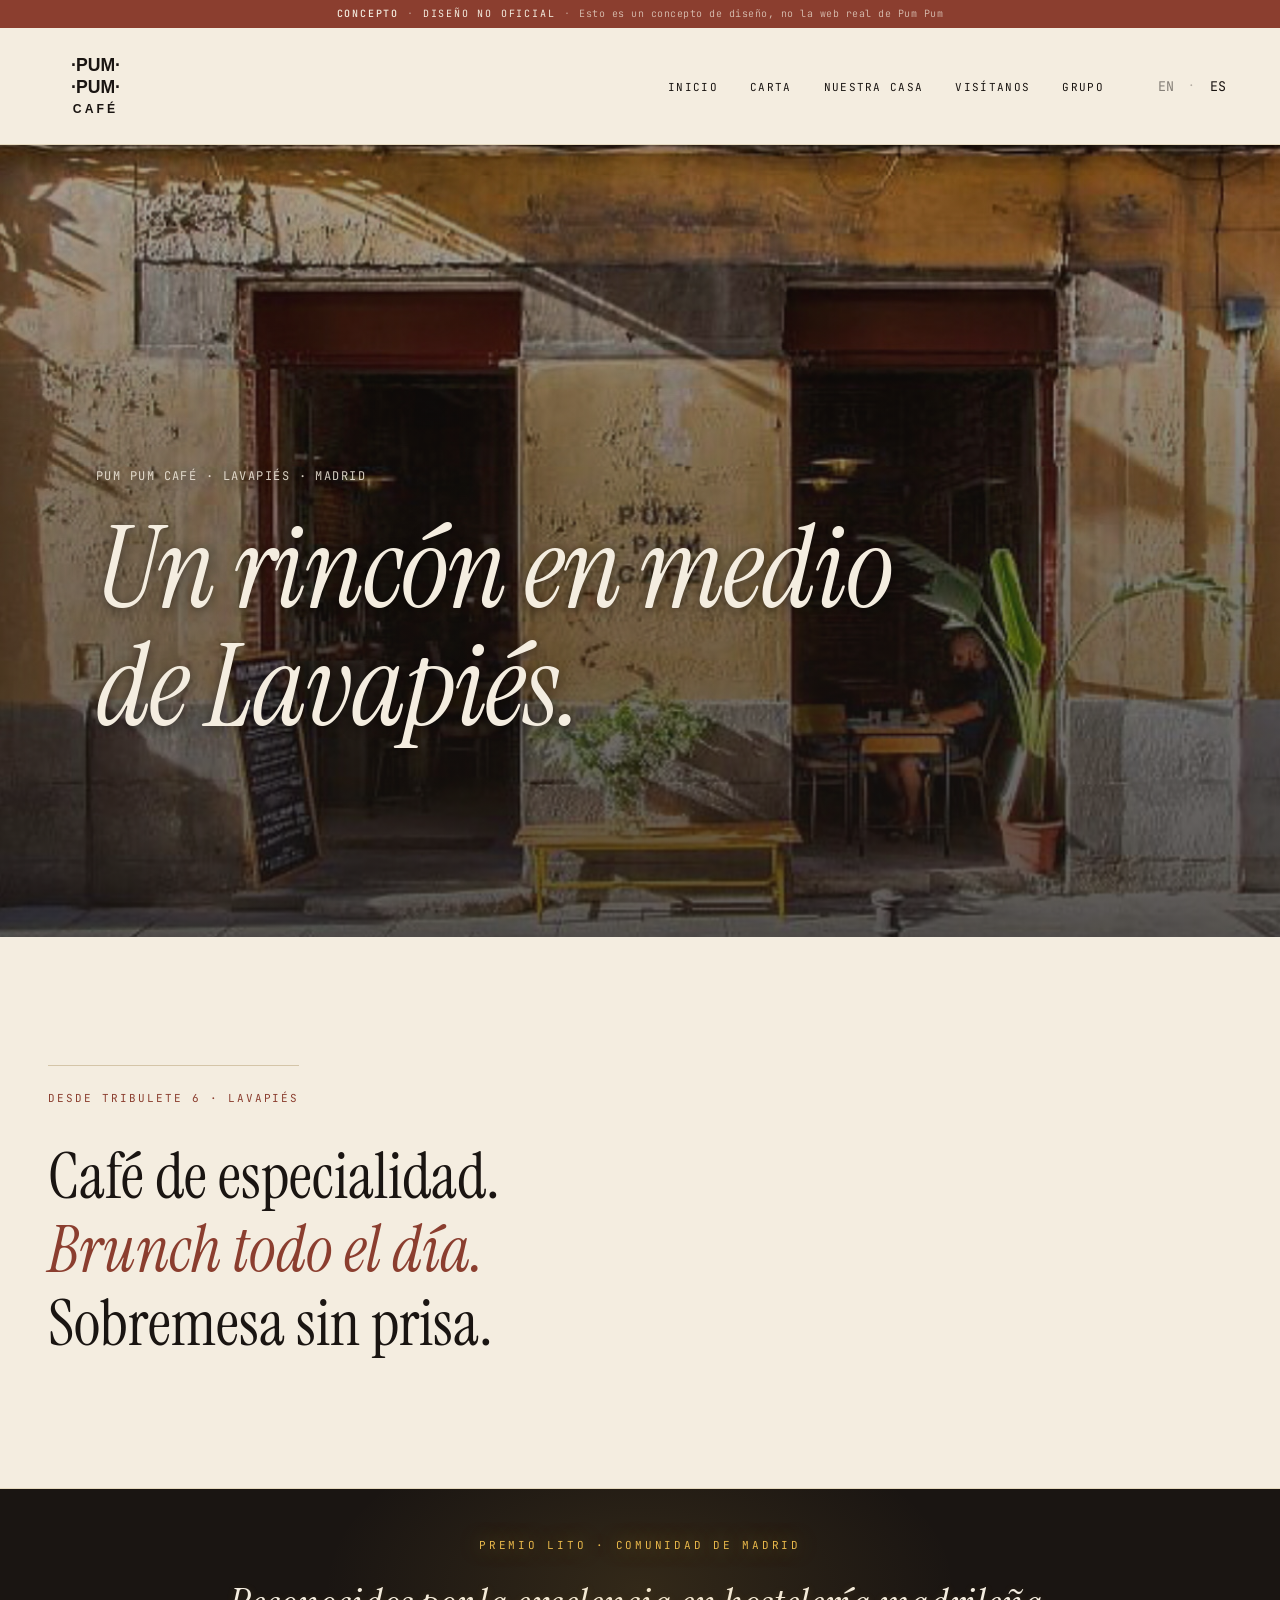
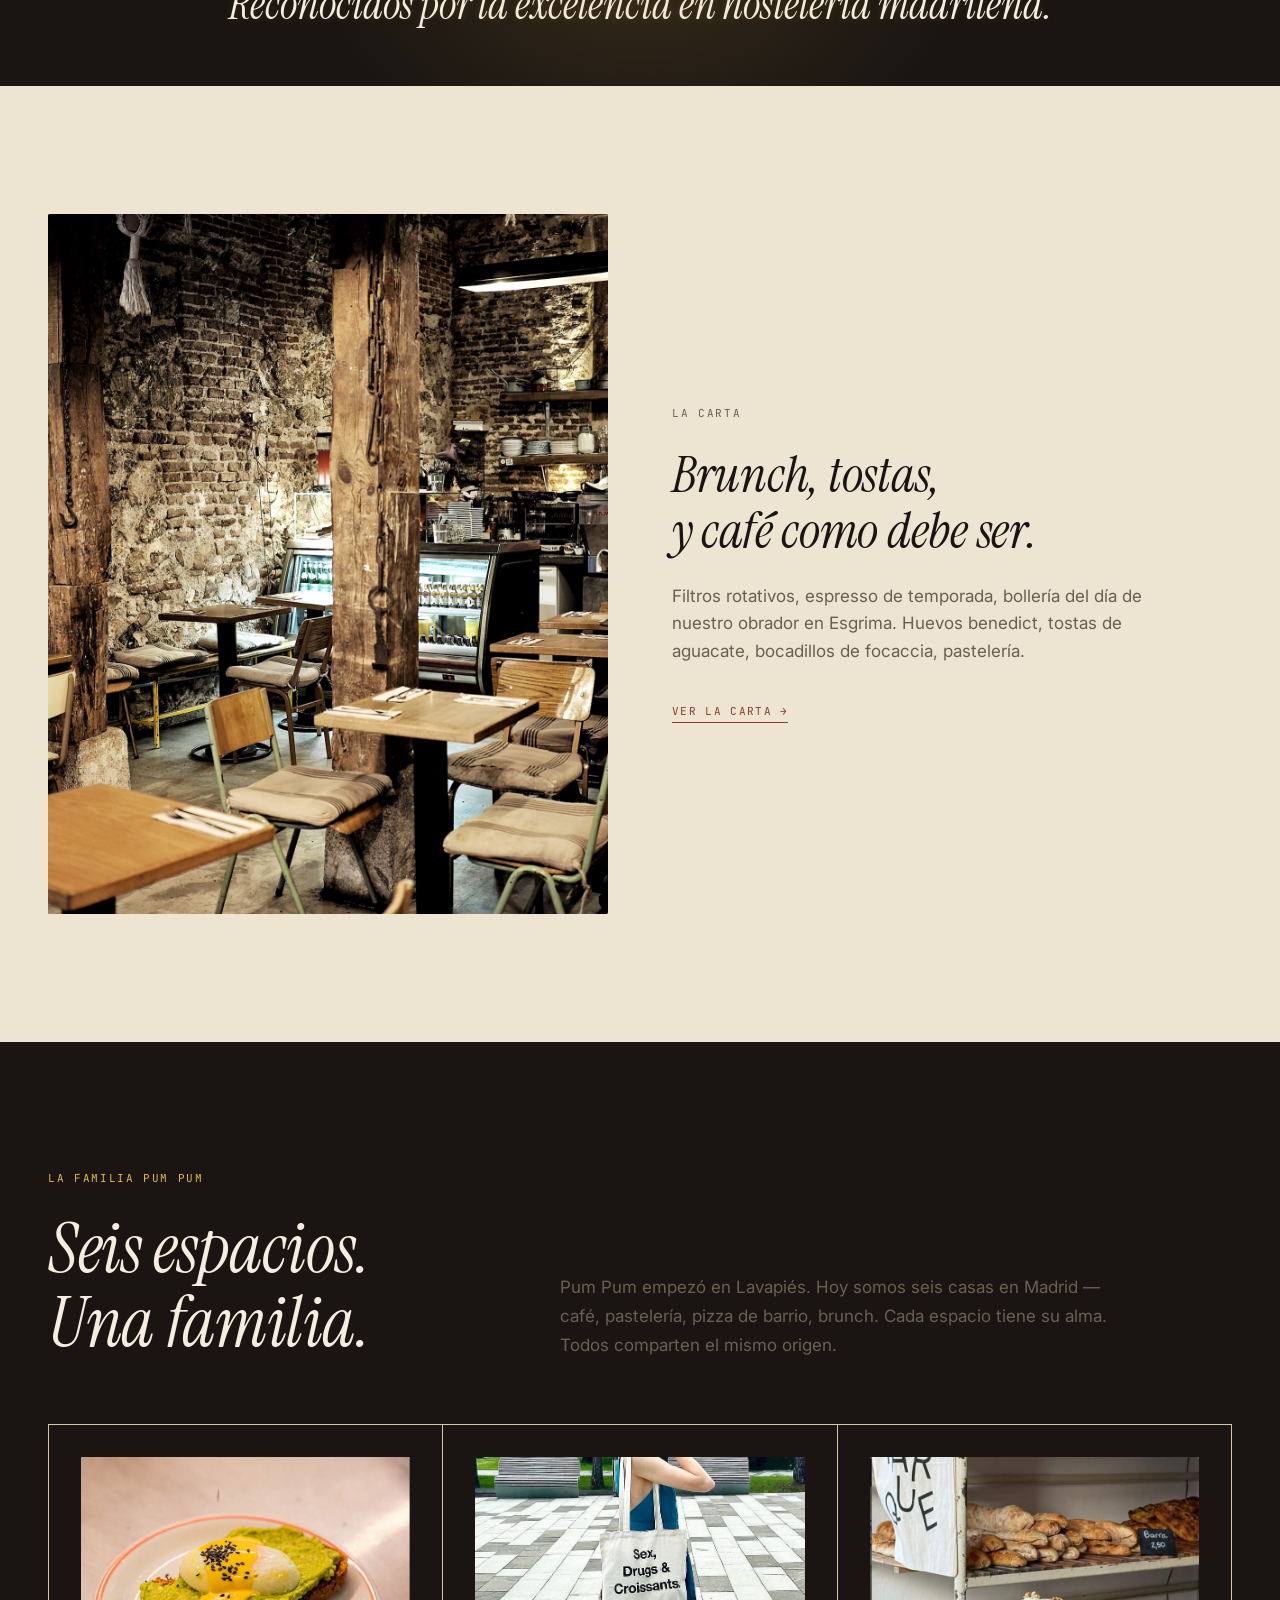
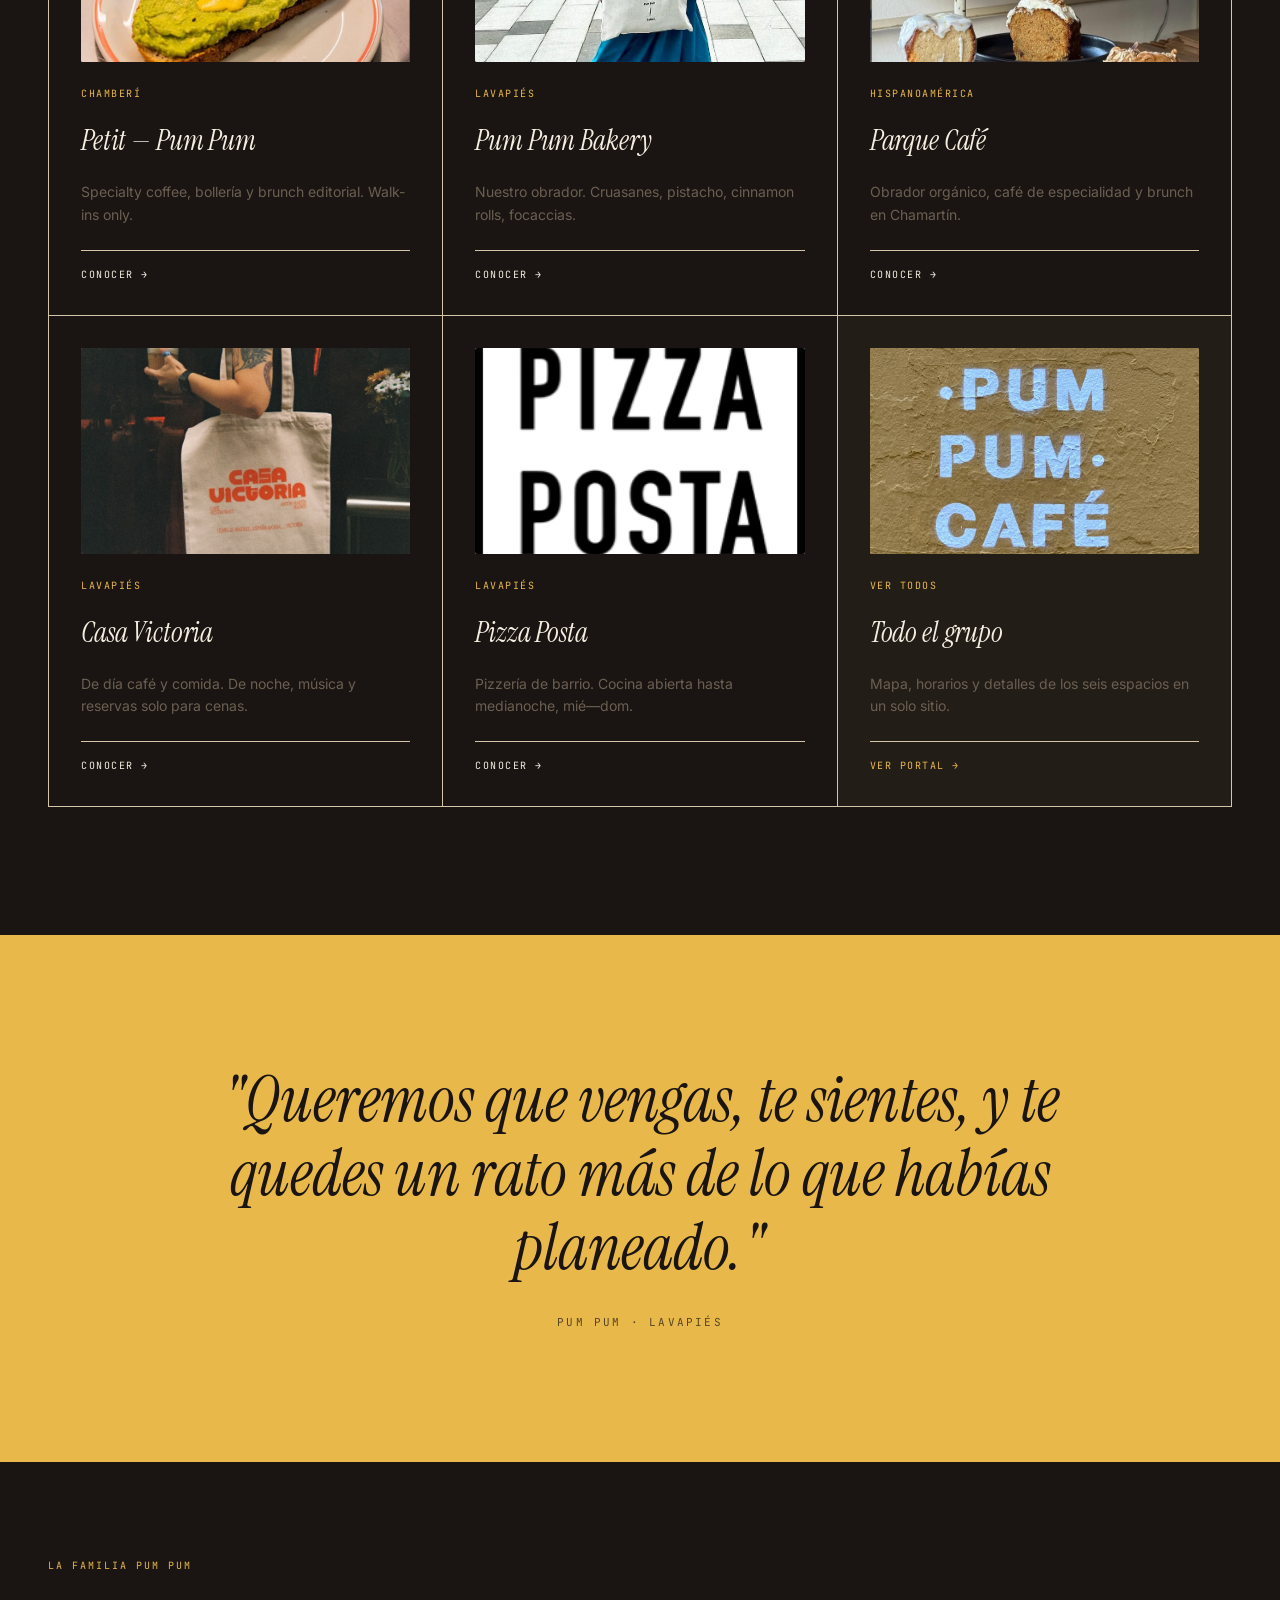
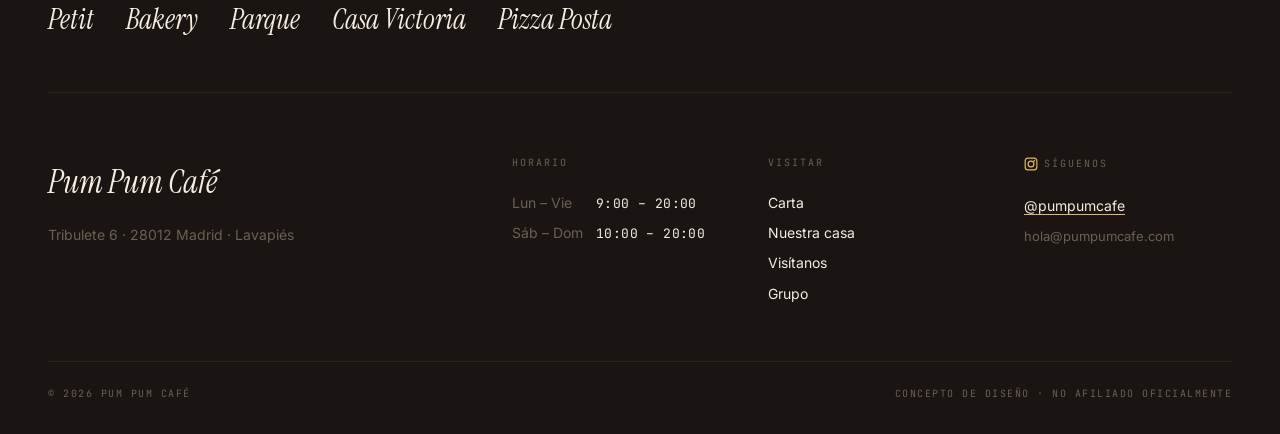
<file: index.html>
<!DOCTYPE html>
<html lang="es" class="lang-es">
<head>
<meta charset="UTF-8">
<meta name="viewport" content="width=device-width, initial-scale=1.0">
<title>Pum Pum Café · Specialty Coffee · Lavapiés, Madrid</title>
<meta name="description" content="Pum Pum Café — Un rincón en medio de Lavapiés. Café de especialidad, brunch y sobremesa. Parte del grupo Pum Pum: 6 espacios en Madrid.">
<link rel="icon" type="image/svg+xml" href="favicon.svg">
<link rel="preconnect" href="https://fonts.googleapis.com">
<link rel="preconnect" href="https://fonts.gstatic.com" crossorigin>
<link href="https://fonts.googleapis.com/css2?family=Instrument+Serif:ital@0;1&family=Inter:wght@300;400;500&family=JetBrains+Mono:wght@400;500&display=swap" rel="stylesheet">
<link rel="stylesheet" href="css/style.css?v=1775477576">
</head>
<body>

<div class="concept-banner">
  <strong>Concepto</strong><span class="sep">·</span><span>Diseño no oficial</span><span class="sep">·</span><span class="soft">Esto es un concepto de diseño, no la web real de Pum Pum</span>
</div>

<nav class="nav">
  <a href="index.html" class="nav-logo">
    <img src="logo.svg" alt="Pum Pum Café">
  </a>
  <div class="nav-right">
    <ul class="nav-links">
      <li><a href="index.html" data-es>Inicio</a><a href="index.html" data-en>Home</a></li>
      <li><a href="carta.html" data-es>Carta</a><a href="carta.html" data-en>Menu</a></li>
      <li><a href="nuestra-casa.html" data-es>Nuestra casa</a><a href="nuestra-casa.html" data-en>Our house</a></li>
      <li><a href="visitanos.html" data-es>Visítanos</a><a href="visitanos.html" data-en>Visit</a></li>
      <li><a href="grupo.html" data-es>Grupo</a><a href="grupo.html" data-en>The group</a></li>
    </ul>
    <button class="hamburger" aria-label="Menu"><span></span><span></span><span></span></button>
    <div class="lang-toggle">
      <button data-lang="en">EN</button>
      <span class="sep">·</span>
      <button data-lang="es">ES</button>
    </div>
  </div>
</nav>

<!-- HERO -->
<section class="hero">
  <div class="hero-media">
    <img src="img/hero-yellow-wall.png" alt="">
  </div>
  <div class="hero-inner">
    <div class="hero-caption">
      <span class="mono" data-es>Pum Pum Café · Lavapiés · Madrid</span>
      <span class="mono" data-en>Pum Pum Café · Lavapiés · Madrid</span>
      <h1 class="title" data-es>Un rincón en medio<br>de Lavapiés.</h1>
      <h1 class="title" data-en>A corner in the middle<br>of Lavapiés.</h1>
    </div>
  </div>
</section>

<!-- INTRO -->
<section class="intro">
  <div class="intro-inner">
    <span class="intro-label" data-es>Desde Tribulete 6 · Lavapiés</span>
    <span class="intro-label" data-en>From Tribulete 6 · Lavapiés</span>
    <div class="intro-statement" data-es>
      Café de especialidad.<br>
      <em>Brunch todo el día.</em><br>
      Sobremesa sin prisa.
    </div>
    <div class="intro-statement" data-en>
      Specialty coffee.<br>
      <em>All-day brunch.</em><br>
      Slow conversations.
    </div>
  </div>
</section>

<!-- PRIZE STRIP -->
<section class="prize-strip" style="padding: 48px 32px;">
  <span class="label" data-es>Premio LITO · Comunidad de Madrid</span>
  <span class="label" data-en>LITO Prize · Comunidad de Madrid</span>
  <p class="title" data-es>Reconocidos por la excelencia en hostelería madrileña.</p>
  <p class="title" data-en>Recognised for excellence in Madrid hospitality.</p>
</section>

<!-- MENU TEASER -->
<section class="menu-teaser">
  <div class="menu-teaser-grid">
    <div class="menu-teaser-media">
      <img src="img/interior-brick-green.png" alt="">
    </div>
    <div class="menu-teaser-copy">
      <span class="section-label" data-es>La carta</span>
      <span class="section-label" data-en>The menu</span>
      <h2 class="display-m" data-es>Brunch, tostas,<br>y café como debe ser.</h2>
      <h2 class="display-m" data-en>Brunch, toasts,<br>and coffee done right.</h2>
      <p data-es>Filtros rotativos, espresso de temporada, bollería del día de nuestro obrador en Esgrima. Huevos benedict, tostas de aguacate, bocadillos de focaccia, pastelería.</p>
      <p data-en>Rotating filter coffees, seasonal espresso, fresh pastry from our bakery on Esgrima. Eggs benedict, avo toast, focaccia sandwiches, patisserie.</p>
      <a href="carta.html" class="link" data-es>Ver la carta →</a>
      <a href="carta.html" class="link" data-en>See the menu →</a>
    </div>
  </div>
</section>

<!-- GROUP SECTION — the differentiator -->
<section class="grupo-section">
  <div class="grupo-header">
    <div>
      <span class="section-label" data-es>La familia Pum Pum</span>
      <span class="section-label" data-en>The Pum Pum family</span>
      <h2 data-es>Seis espacios.<br>Una familia.</h2>
      <h2 data-en>Six spaces.<br>One family.</h2>
    </div>
    <p data-es>Pum Pum empezó en Lavapiés. Hoy somos seis casas en Madrid — café, pastelería, pizza de barrio, brunch. Cada espacio tiene su alma. Todos comparten el mismo origen.</p>
    <p data-en>Pum Pum began in Lavapiés. Today we're six houses across Madrid — coffee, pastry, neighbourhood pizza, brunch. Each space has its own soul. All share the same origin.</p>
  </div>

  <div class="grupo-grid">
    <a href="grupo/petit.html" class="grupo-card">
      <div class="mark petit"><img src="img/brand-petit.png" alt=""></div>
      <span class="neighborhood">Chamberí</span>
      <h3>Petit — Pum Pum</h3>
      <p class="tagline" data-es>Specialty coffee, bollería y brunch editorial. Walk-ins only.</p>
      <p class="tagline" data-en>Specialty coffee, pastry and editorial brunch. Walk-ins only.</p>
      <span class="visit" data-es>Conocer →</span>
      <span class="visit" data-en>Discover →</span>
    </a>
    <a href="grupo/bakery.html" class="grupo-card">
      <div class="mark bakery"><img src="img/brand-bakery.png" alt=""></div>
      <span class="neighborhood">Lavapiés</span>
      <h3>Pum Pum Bakery</h3>
      <p class="tagline" data-es>Nuestro obrador. Cruasanes, pistacho, cinnamon rolls, focaccias.</p>
      <p class="tagline" data-en>Our bakery. Croissants, pistachio, cinnamon rolls, focaccia.</p>
      <span class="visit" data-es>Conocer →</span>
      <span class="visit" data-en>Discover →</span>
    </a>
    <a href="grupo/parque.html" class="grupo-card">
      <div class="mark parque"><img src="img/brand-parque.png" alt=""></div>
      <span class="neighborhood">Hispanoamérica</span>
      <h3>Parque Café</h3>
      <p class="tagline" data-es>Obrador orgánico, café de especialidad y brunch en Chamartín.</p>
      <p class="tagline" data-en>Organic bakery, specialty coffee and brunch uptown.</p>
      <span class="visit" data-es>Conocer →</span>
      <span class="visit" data-en>Discover →</span>
    </a>
    <a href="grupo/casa-victoria.html" class="grupo-card">
      <div class="mark casa"><img src="img/brand-casa-victoria.png" alt=""></div>
      <span class="neighborhood">Lavapiés</span>
      <h3>Casa Victoria</h3>
      <p class="tagline" data-es>De día café y comida. De noche, música y reservas solo para cenas.</p>
      <p class="tagline" data-en>Café by day, music and dinner reservations by night.</p>
      <span class="visit" data-es>Conocer →</span>
      <span class="visit" data-en>Discover →</span>
    </a>
    <a href="grupo/pizza-posta.html" class="grupo-card">
      <div class="mark pizza"><img src="img/brand-pizza-posta.png" alt=""></div>
      <span class="neighborhood">Lavapiés</span>
      <h3>Pizza Posta</h3>
      <p class="tagline" data-es>Pizzería de barrio. Cocina abierta hasta medianoche, mié—dom.</p>
      <p class="tagline" data-en>Neighbourhood pizzeria. Open late, Wed—Sun.</p>
      <span class="visit" data-es>Conocer →</span>
      <span class="visit" data-en>Discover →</span>
    </a>
    <a href="grupo.html" class="grupo-card" style="background: #231D18;">
      <div class="mark pumpum"><img src="img/brand-pumpum.png" alt=""></div>
      <span class="neighborhood" data-es>Ver todos</span>
      <span class="neighborhood" data-en>See all</span>
      <h3 data-es>Todo el grupo</h3>
      <h3 data-en>The full group</h3>
      <p class="tagline" data-es>Mapa, horarios y detalles de los seis espacios en un solo sitio.</p>
      <p class="tagline" data-en>Map, hours and details for all six spaces in one place.</p>
      <span class="visit" style="color: var(--yellow);" data-es>Ver portal →</span>
      <span class="visit" style="color: var(--yellow);" data-en>Open portal →</span>
    </a>
  </div>
</section>

<!-- PHILOSOPHY STRIP -->
<section class="philosophy-strip">
  <p class="quote" data-es>"Queremos que vengas, te sientes, y te quedes un rato más de lo que habías planeado."</p>
  <p class="quote" data-en>"We want you to come in, sit down, and stay a little longer than you planned."</p>
  <span class="attr">Pum Pum · Lavapiés</span>
</section>

<!-- FOOTER -->
<footer class="footer">
  <div class="footer-family">
    <span class="label" data-es>La familia Pum Pum</span>
    <span class="label" data-en>The Pum Pum family</span>
    <div class="row">
      <a href="grupo/petit.html">Petit</a>
      <a href="grupo/bakery.html">Bakery</a>
      <a href="grupo/parque.html">Parque</a>
      <a href="grupo/casa-victoria.html">Casa Victoria</a>
      <a href="grupo/pizza-posta.html">Pizza Posta</a>
    </div>
  </div>
  <div class="footer-grid">
    <div>
      <div class="wordmark">Pum Pum Café</div>
      <p class="footer-address">Tribulete 6 · 28012 Madrid · Lavapiés</p>
    </div>
    <div>
      <h4 data-es>Horario</h4>
      <h4 data-en>Hours</h4>
      <div class="hours-table">
        <div class="hours-row">
          <span class="hours-days" data-es>Lun – Vie</span>
          <span class="hours-days" data-en>Mon – Fri</span>
          <span class="hours-time">9:00 – 20:00</span>
        </div>
        <div class="hours-row">
          <span class="hours-days" data-es>Sáb – Dom</span>
          <span class="hours-days" data-en>Sat – Sun</span>
          <span class="hours-time">10:00 – 20:00</span>
        </div>
      </div>
    </div>
    <div>
      <h4 data-es>Visitar</h4>
      <h4 data-en>Visit</h4>
      <ul>
        <li><a href="carta.html" data-es>Carta</a><a href="carta.html" data-en>Menu</a></li>
        <li><a href="nuestra-casa.html" data-es>Nuestra casa</a><a href="nuestra-casa.html" data-en>Our house</a></li>
        <li><a href="visitanos.html" data-es>Visítanos</a><a href="visitanos.html" data-en>Visit us</a></li>
        <li><a href="grupo.html" data-es>Grupo</a><a href="grupo.html" data-en>The group</a></li>
      </ul>
    </div>
    <div>
      <h4 class="follow-heading" data-es><svg class="ig-icon" viewBox="0 0 24 24" fill="none" stroke="currentColor" stroke-width="2" stroke-linecap="round" stroke-linejoin="round"><rect x="2" y="2" width="20" height="20" rx="5"/><circle cx="12" cy="12" r="5"/><circle cx="17.5" cy="6.5" r="1.5" fill="currentColor" stroke="none"/></svg>Síguenos</h4>
      <h4 class="follow-heading" data-en><svg class="ig-icon" viewBox="0 0 24 24" fill="none" stroke="currentColor" stroke-width="2" stroke-linecap="round" stroke-linejoin="round"><rect x="2" y="2" width="20" height="20" rx="5"/><circle cx="12" cy="12" r="5"/><circle cx="17.5" cy="6.5" r="1.5" fill="currentColor" stroke="none"/></svg>Follow</h4>
      <ul class="social-links">
        <li><a href="https://instagram.com/pumpumcafe" target="_blank" class="ig-handle">@pumpumcafe</a></li>
        <li><a href="mailto:hola@pumpumcafe.com" class="email-link">hola@pumpumcafe.com</a></li>
      </ul>
    </div>
  </div>
  <div class="footer-bottom">
    <span>© 2026 Pum Pum Café</span>
    <span data-es>Concepto de diseño · No afiliado oficialmente</span>
    <span data-en>Design concept · Not officially affiliated</span>
  </div>
</footer>

<div class="mobile-menu">
  <a href="index.html" data-es>Inicio</a><a href="index.html" data-en>Home</a>
  <a href="carta.html" data-es>Carta</a><a href="carta.html" data-en>Menu</a>
  <a href="nuestra-casa.html" data-es>Nuestra casa</a><a href="nuestra-casa.html" data-en>Our house</a>
  <a href="visitanos.html" data-es>Visítanos</a><a href="visitanos.html" data-en>Visit</a>
  <a href="grupo.html" data-es>Grupo</a><a href="grupo.html" data-en>The group</a>
</div>

<script src="js/lang.js"></script>
</body>
</html>
</file>
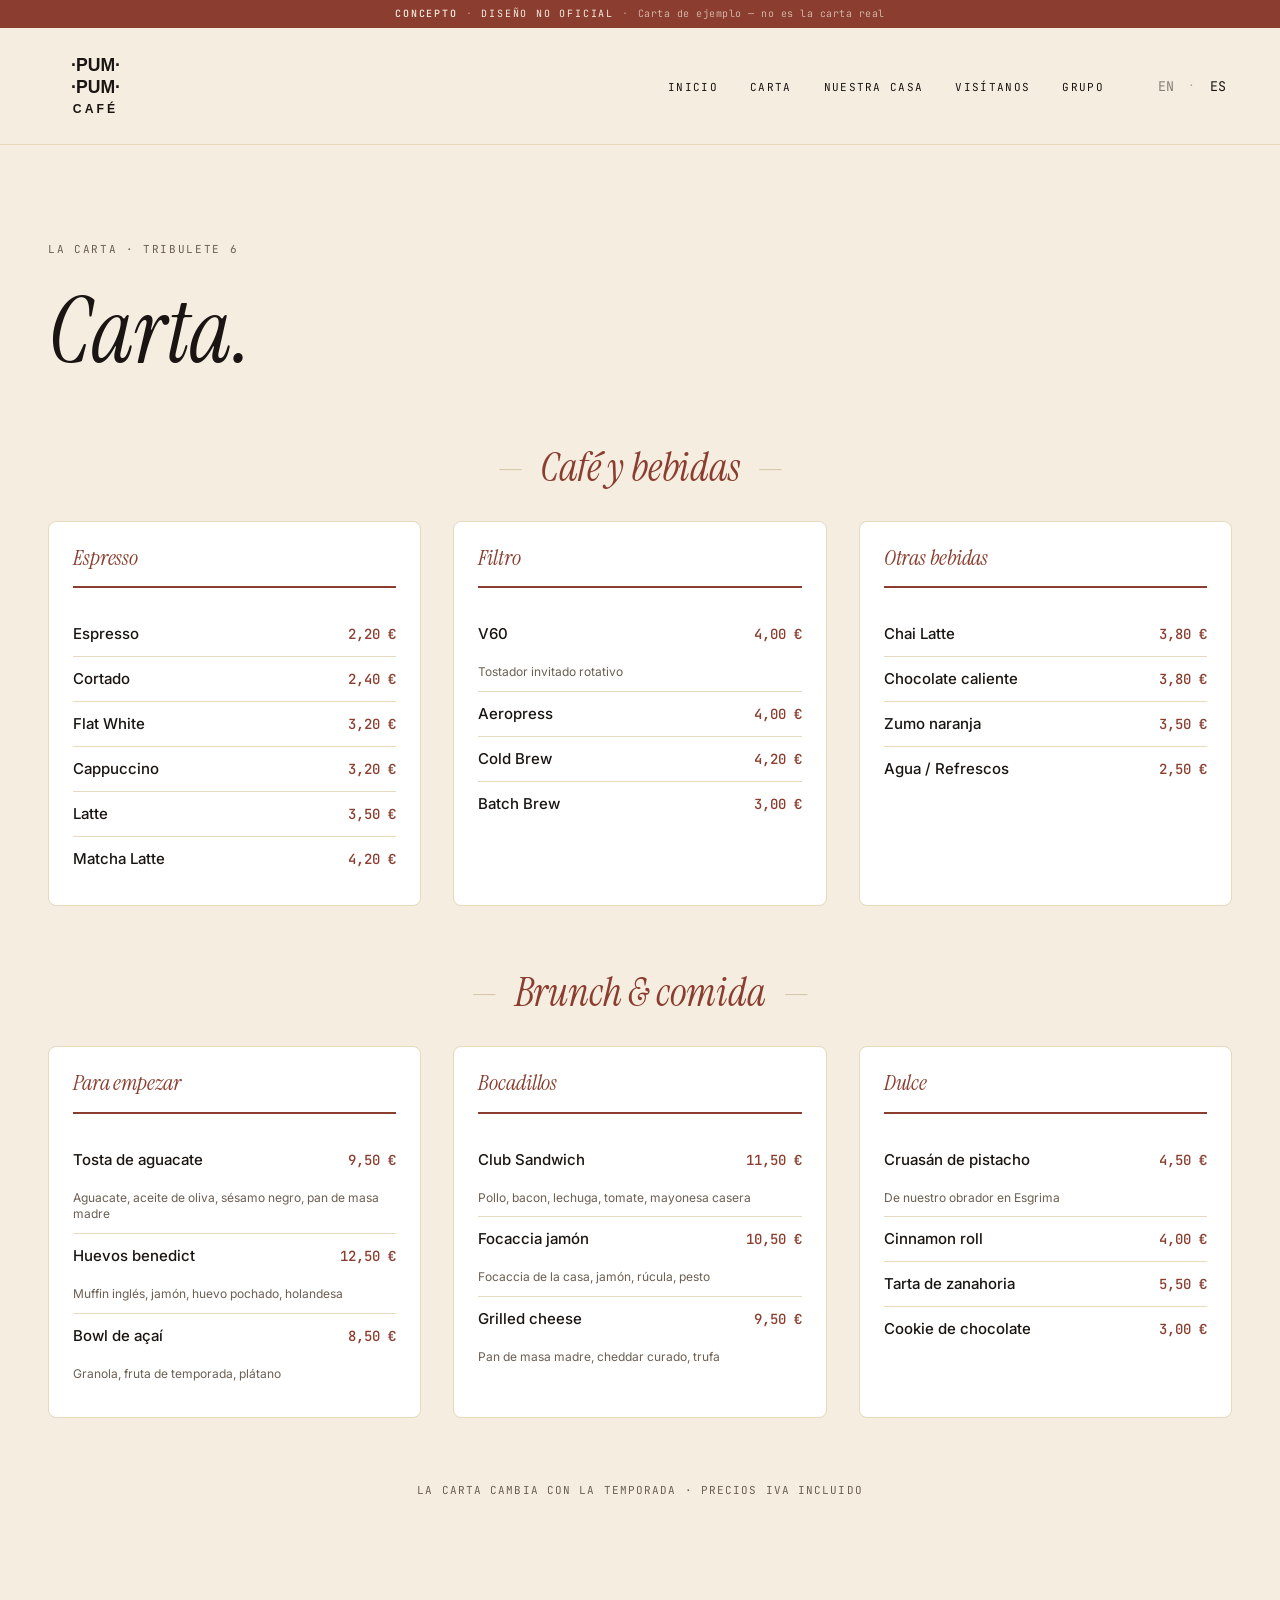
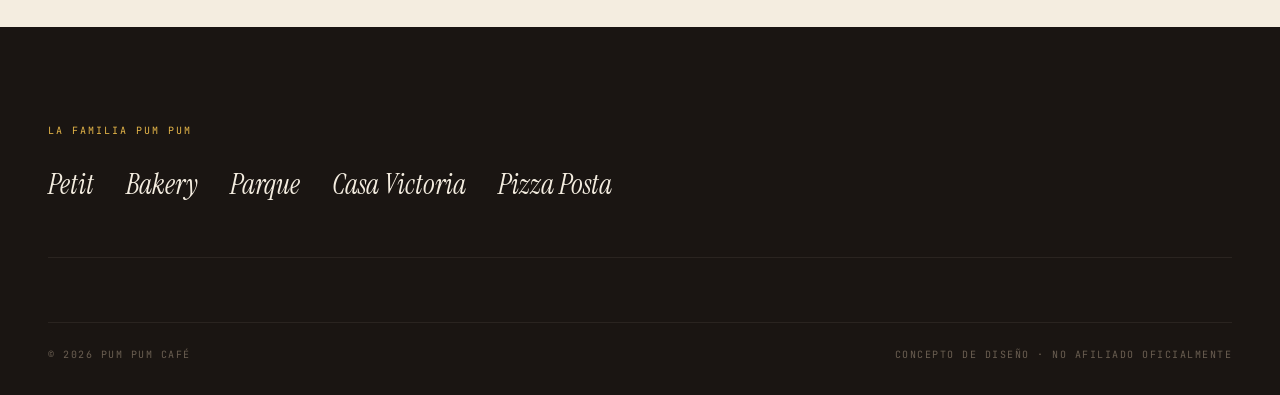
<file: carta.html>
<!DOCTYPE html>
<html lang="es" class="lang-es">
<head>
<meta charset="UTF-8">
<meta name="viewport" content="width=device-width, initial-scale=1.0">
<title>Carta · Pum Pum Café · Lavapiés</title>
<meta name="description" content="Carta de Pum Pum Café. Café de especialidad, brunch, bocadillos y pastelería en Lavapiés, Madrid.">
<link rel="icon" type="image/svg+xml" href="favicon.svg">
<link rel="preconnect" href="https://fonts.googleapis.com">
<link rel="preconnect" href="https://fonts.gstatic.com" crossorigin>
<link href="https://fonts.googleapis.com/css2?family=Instrument+Serif:ital@0;1&family=Inter:wght@300;400;500&family=JetBrains+Mono:wght@400;500&display=swap" rel="stylesheet">
<link rel="stylesheet" href="css/style.css?v=1775477576">
</head>
<body>

<div class="concept-banner">
  <strong>Concepto</strong><span class="sep">·</span><span>Diseño no oficial</span><span class="sep">·</span><span class="soft">Carta de ejemplo — no es la carta real</span>
</div>

<nav class="nav">
  <a href="index.html" class="nav-logo"><img src="logo.svg" alt="Pum Pum Café"></a>
  <div class="nav-right">
    <ul class="nav-links">
      <li><a href="index.html" data-es>Inicio</a><a href="index.html" data-en>Home</a></li>
      <li><a href="carta.html" data-es>Carta</a><a href="carta.html" data-en>Menu</a></li>
      <li><a href="nuestra-casa.html" data-es>Nuestra casa</a><a href="nuestra-casa.html" data-en>Our house</a></li>
      <li><a href="visitanos.html" data-es>Visítanos</a><a href="visitanos.html" data-en>Visit</a></li>
      <li><a href="grupo.html" data-es>Grupo</a><a href="grupo.html" data-en>The group</a></li>
    </ul>
    <button class="hamburger" aria-label="Menu"><span></span><span></span><span></span></button>
    <div class="lang-toggle">
      <button data-lang="en">EN</button><span class="sep">·</span><button data-lang="es">ES</button>
    </div>
  </div>
</nav>

<section class="menu-page">
  <div class="menu-header">
    <span class="section-label" data-es>La carta · Tribulete 6</span>
    <span class="section-label" data-en>The menu · Tribulete 6</span>
    <h1 data-es>Carta.</h1>
    <h1 data-en>Menu.</h1>
  </div>

  <!-- Drinks -->
  <h2 class="menu-section-title" data-es>Café y bebidas</h2>
  <h2 class="menu-section-title" data-en>Coffee & drinks</h2>
  <div class="menu-grid">
    <div class="menu-col">
      <h3 data-es>Espresso</h3>
      <h3 data-en>Espresso</h3>
      <div class="menu-item"><div class="name">Espresso</div><div class="price">2,20 €</div></div>
      <div class="menu-item"><div class="name">Cortado</div><div class="price">2,40 €</div></div>
      <div class="menu-item"><div class="name">Flat White</div><div class="price">3,20 €</div></div>
      <div class="menu-item"><div class="name">Cappuccino</div><div class="price">3,20 €</div></div>
      <div class="menu-item"><div class="name">Latte</div><div class="price">3,50 €</div></div>
      <div class="menu-item"><div class="name">Matcha Latte</div><div class="price">4,20 €</div></div>
    </div>
    <div class="menu-col">
      <h3 data-es>Filtro</h3>
      <h3 data-en>Filter</h3>
      <div class="menu-item menu-item-has-desc"><div class="name-price"><div class="name">V60</div><div class="price">4,00 €</div></div><div class="desc" data-es>Tostador invitado rotativo</div><div class="desc" data-en>Rotating guest roaster</div></div>
      <div class="menu-item"><div class="name">Aeropress</div><div class="price">4,00 €</div></div>
      <div class="menu-item"><div class="name">Cold Brew</div><div class="price">4,20 €</div></div>
      <div class="menu-item"><div class="name">Batch Brew</div><div class="price">3,00 €</div></div>
    </div>
    <div class="menu-col">
      <h3 data-es>Otras bebidas</h3>
      <h3 data-en>Other drinks</h3>
      <div class="menu-item"><div class="name">Chai Latte</div><div class="price">3,80 €</div></div>
      <div class="menu-item"><div class="name">Chocolate caliente</div><div class="price">3,80 €</div></div>
      <div class="menu-item"><div class="name">Zumo naranja</div><div class="price">3,50 €</div></div>
      <div class="menu-item"><div class="name">Agua / Refrescos</div><div class="price">2,50 €</div></div>
    </div>
  </div>

  <!-- Food -->
  <h2 class="menu-section-title" data-es>Brunch & comida</h2>
  <h2 class="menu-section-title" data-en>Brunch & food</h2>
  <div class="menu-grid">
    <div class="menu-col">
      <h3 data-es>Para empezar</h3>
      <h3 data-en>To start</h3>
      <div class="menu-item menu-item-has-desc"><div class="name-price"><div class="name">Tosta de aguacate</div><div class="price">9,50 €</div></div><div class="desc" data-es>Aguacate, aceite de oliva, sésamo negro, pan de masa madre</div><div class="desc" data-en>Avocado, olive oil, black sesame, sourdough</div></div>
      <div class="menu-item menu-item-has-desc"><div class="name-price"><div class="name">Huevos benedict</div><div class="price">12,50 €</div></div><div class="desc" data-es>Muffin inglés, jamón, huevo pochado, holandesa</div><div class="desc" data-en>English muffin, ham, poached egg, hollandaise</div></div>
      <div class="menu-item menu-item-has-desc"><div class="name-price"><div class="name">Bowl de açaí</div><div class="price">8,50 €</div></div><div class="desc" data-es>Granola, fruta de temporada, plátano</div><div class="desc" data-en>Granola, seasonal fruit, banana</div></div>
    </div>
    <div class="menu-col">
      <h3 data-es>Bocadillos</h3>
      <h3 data-en>Sandwiches</h3>
      <div class="menu-item menu-item-has-desc"><div class="name-price"><div class="name">Club Sandwich</div><div class="price">11,50 €</div></div><div class="desc" data-es>Pollo, bacon, lechuga, tomate, mayonesa casera</div><div class="desc" data-en>Chicken, bacon, lettuce, tomato, house mayo</div></div>
      <div class="menu-item menu-item-has-desc"><div class="name-price"><div class="name">Focaccia jamón</div><div class="price">10,50 €</div></div><div class="desc" data-es>Focaccia de la casa, jamón, rúcula, pesto</div><div class="desc" data-en>House focaccia, ham, rocket, pesto</div></div>
      <div class="menu-item menu-item-has-desc"><div class="name-price"><div class="name">Grilled cheese</div><div class="price">9,50 €</div></div><div class="desc" data-es>Pan de masa madre, cheddar curado, trufa</div><div class="desc" data-en>Sourdough, aged cheddar, truffle</div></div>
    </div>
    <div class="menu-col">
      <h3 data-es>Dulce</h3>
      <h3 data-en>Sweet</h3>
      <div class="menu-item menu-item-has-desc"><div class="name-price"><div class="name">Cruasán de pistacho</div><div class="price">4,50 €</div></div><div class="desc" data-es>De nuestro obrador en Esgrima</div><div class="desc" data-en>From our bakery on Esgrima</div></div>
      <div class="menu-item"><div class="name">Cinnamon roll</div><div class="price">4,00 €</div></div>
      <div class="menu-item"><div class="name">Tarta de zanahoria</div><div class="price">5,50 €</div></div>
      <div class="menu-item"><div class="name">Cookie de chocolate</div><div class="price">3,00 €</div></div>
    </div>
  </div>

  <p style="text-align: center; margin-top: 64px; font-family: var(--font-mono); font-size: 11px; color: var(--text-muted); letter-spacing: 0.1em; text-transform: uppercase;" data-es>La carta cambia con la temporada · Precios IVA incluido</p>
  <p style="text-align: center; margin-top: 64px; font-family: var(--font-mono); font-size: 11px; color: var(--text-muted); letter-spacing: 0.1em; text-transform: uppercase;" data-en>Menu changes seasonally · Tax included</p>
</section>

<footer class="footer">
  <div class="footer-family">
    <span class="label" data-es>La familia Pum Pum</span>
    <span class="label" data-en>The Pum Pum family</span>
    <div class="row">
      <a href="grupo/petit.html">Petit</a>
      <a href="grupo/bakery.html">Bakery</a>
      <a href="grupo/parque.html">Parque</a>
      <a href="grupo/casa-victoria.html">Casa Victoria</a>
      <a href="grupo/pizza-posta.html">Pizza Posta</a>
    </div>
  </div>
  <div class="footer-bottom">
    <span>© 2026 Pum Pum Café</span>
    <span data-es>Concepto de diseño · No afiliado oficialmente</span>
    <span data-en>Design concept · Not officially affiliated</span>
  </div>
</footer>

<div class="mobile-menu">
  <a href="index.html" data-es>Inicio</a><a href="index.html" data-en>Home</a>
  <a href="carta.html" data-es>Carta</a><a href="carta.html" data-en>Menu</a>
  <a href="nuestra-casa.html" data-es>Nuestra casa</a><a href="nuestra-casa.html" data-en>Our place</a>
  <a href="visitanos.html" data-es>Visítanos</a><a href="visitanos.html" data-en>Visit</a>
  <a href="grupo.html" data-es>El grupo</a><a href="grupo.html" data-en>The group</a>
</div>

<script src="js/lang.js"></script>
</body>
</html>
</file>
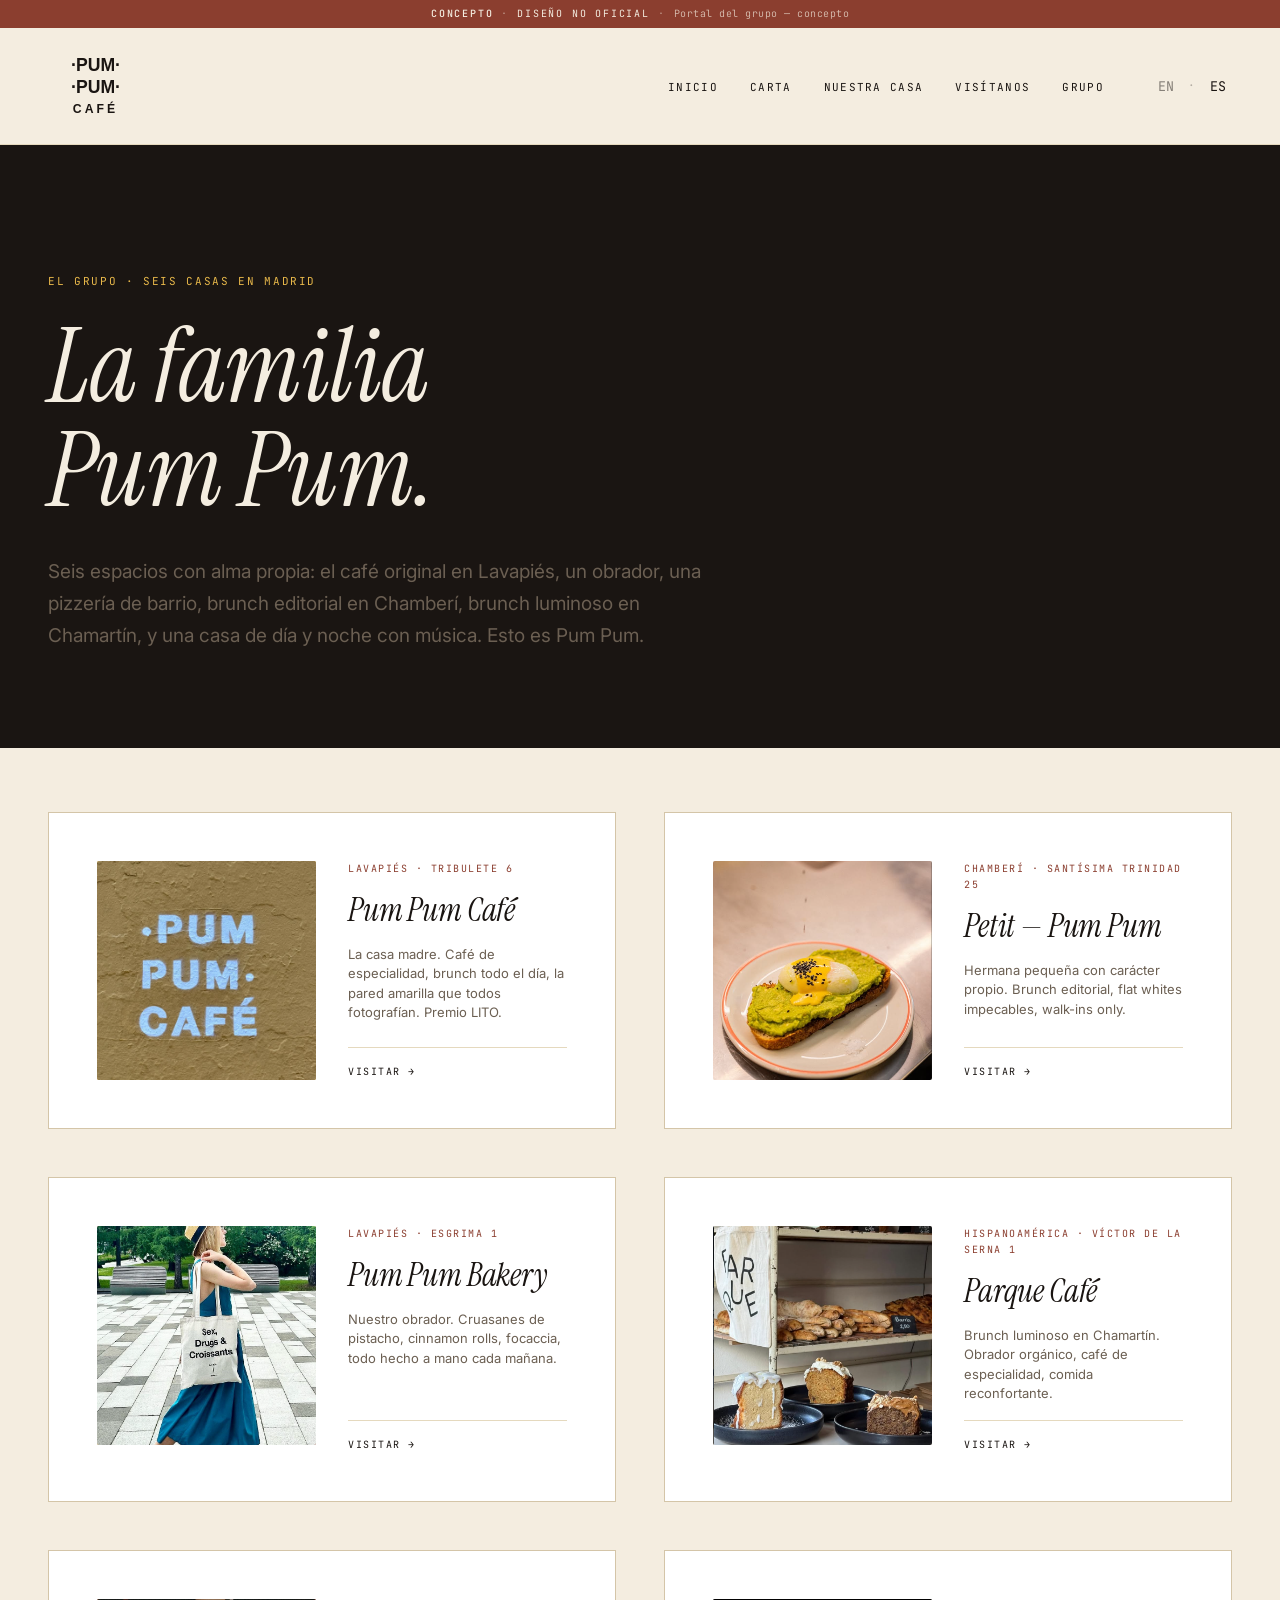
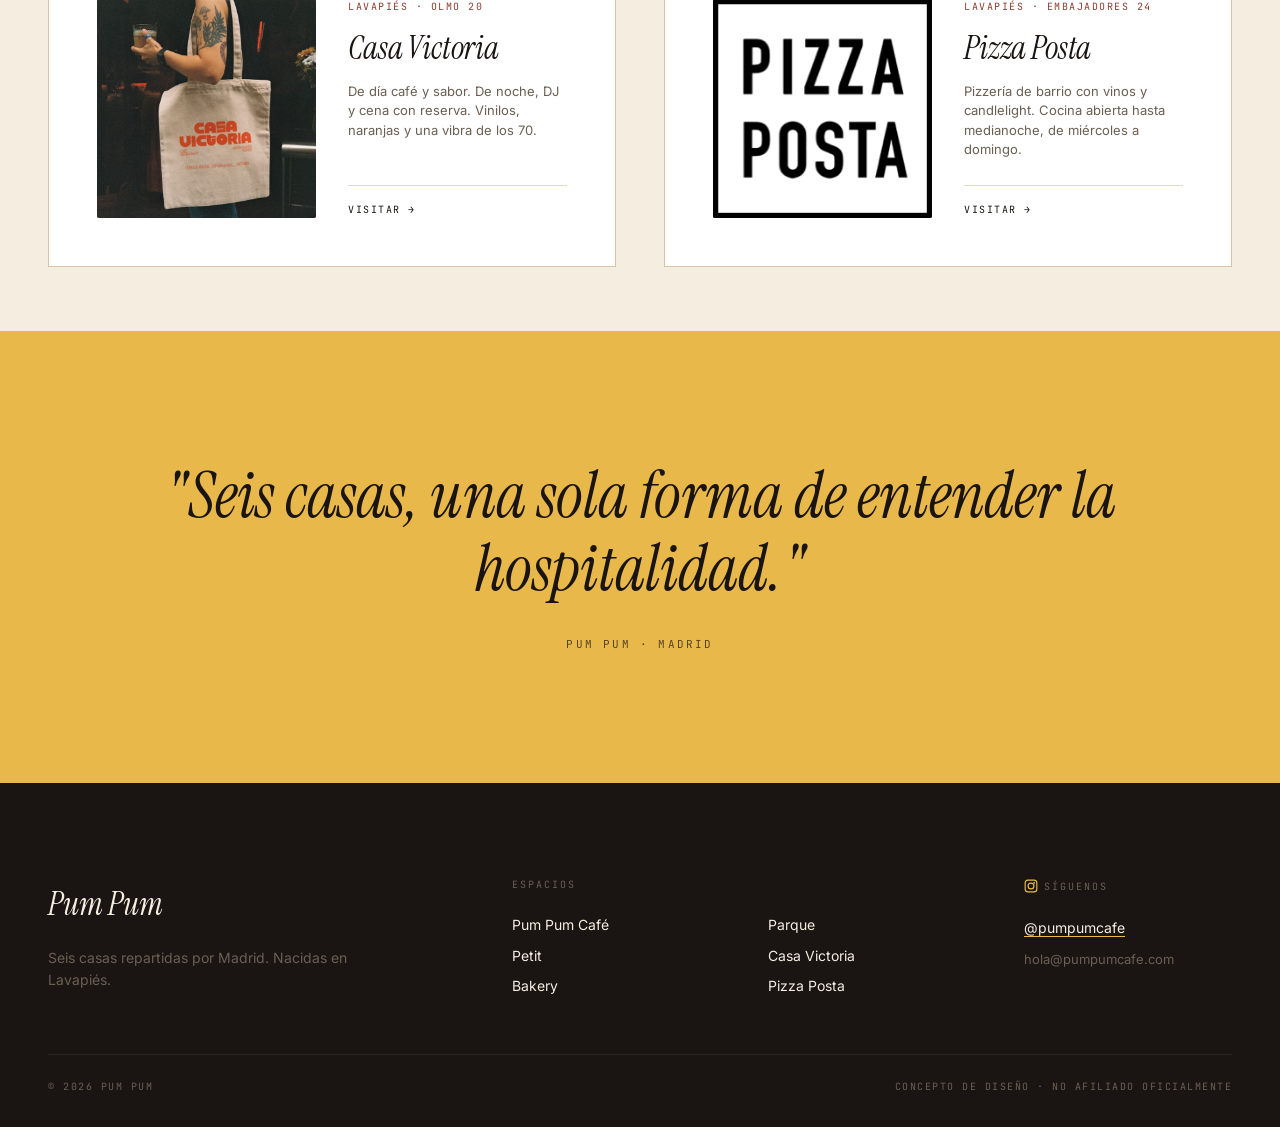
<file: grupo.html>
<!DOCTYPE html>
<html lang="es" class="lang-es">
<head>
<meta charset="UTF-8">
<meta name="viewport" content="width=device-width, initial-scale=1.0">
<title>El grupo · Pum Pum · Seis espacios en Madrid</title>
<meta name="description" content="La familia Pum Pum: seis espacios en Madrid — café, pastelería, brunch, pizza. Un mapa de todas las casas.">
<link rel="icon" type="image/svg+xml" href="favicon.svg">
<link rel="preconnect" href="https://fonts.googleapis.com">
<link rel="preconnect" href="https://fonts.gstatic.com" crossorigin>
<link href="https://fonts.googleapis.com/css2?family=Instrument+Serif:ital@0;1&family=Inter:wght@300;400;500&family=JetBrains+Mono:wght@400;500&display=swap" rel="stylesheet">
<link rel="stylesheet" href="css/style.css?v=1775477576">
</head>
<body>

<div class="concept-banner">
  <strong>Concepto</strong><span class="sep">·</span><span>Diseño no oficial</span><span class="sep">·</span><span class="soft">Portal del grupo — concepto</span>
</div>

<nav class="nav">
  <a href="index.html" class="nav-logo"><img src="logo.svg" alt="Pum Pum Café"></a>
  <div class="nav-right">
    <ul class="nav-links">
      <li><a href="index.html" data-es>Inicio</a><a href="index.html" data-en>Home</a></li>
      <li><a href="carta.html" data-es>Carta</a><a href="carta.html" data-en>Menu</a></li>
      <li><a href="nuestra-casa.html" data-es>Nuestra casa</a><a href="nuestra-casa.html" data-en>Our house</a></li>
      <li><a href="visitanos.html" data-es>Visítanos</a><a href="visitanos.html" data-en>Visit</a></li>
      <li><a href="grupo.html" data-es>Grupo</a><a href="grupo.html" data-en>The group</a></li>
    </ul>
    <button class="hamburger" aria-label="Menu"><span></span><span></span><span></span></button>
    <div class="lang-toggle">
      <button data-lang="en">EN</button><span class="sep">·</span><button data-lang="es">ES</button>
    </div>
  </div>
</nav>

<section class="grupo-page">
  <div class="grupo-hero">
    <div class="grupo-hero-inner">
      <span class="section-label" data-es>El grupo · Seis casas en Madrid</span>
      <span class="section-label" data-en>The group · Six houses in Madrid</span>
      <h1 data-es>La familia<br>Pum Pum.</h1>
      <h1 data-en>The Pum Pum<br>family.</h1>
      <p data-es>Seis espacios con alma propia: el café original en Lavapiés, un obrador, una pizzería de barrio, brunch editorial en Chamberí, brunch luminoso en Chamartín, y una casa de día y noche con música. Esto es Pum Pum.</p>
      <p data-en>Six spaces with their own soul: the original café in Lavapiés, a bakery, a neighbourhood pizzeria, editorial brunch in Chamberí, bright brunch uptown, and a day-and-night house with music. This is Pum Pum.</p>
    </div>
  </div>

  <div class="grupo-portal-grid">
    <a href="index.html" class="grupo-portal-card">
      <div class="media pumpum"><img src="img/brand-pumpum.png" alt=""></div>
      <div class="body">
        <span class="neighborhood">Lavapiés · Tribulete 6</span>
        <h3>Pum Pum Café</h3>
        <p class="tagline" data-es>La casa madre. Café de especialidad, brunch todo el día, la pared amarilla que todos fotografían. Premio LITO.</p>
        <p class="tagline" data-en>The mother house. Specialty coffee, all-day brunch, that yellow wall everyone photographs. LITO Prize winner.</p>
        <span class="visit" data-es>Visitar →</span>
        <span class="visit" data-en>Visit →</span>
      </div>
    </a>
    <a href="grupo/petit.html" class="grupo-portal-card">
      <div class="media petit"><img src="img/brand-petit.png" alt=""></div>
      <div class="body">
        <span class="neighborhood">Chamberí · Santísima Trinidad 25</span>
        <h3>Petit — Pum Pum</h3>
        <p class="tagline" data-es>Hermana pequeña con carácter propio. Brunch editorial, flat whites impecables, walk-ins only.</p>
        <p class="tagline" data-en>The little sister with her own character. Editorial brunch, impeccable flat whites, walk-ins only.</p>
        <span class="visit" data-es>Visitar →</span>
        <span class="visit" data-en>Visit →</span>
      </div>
    </a>
    <a href="grupo/bakery.html" class="grupo-portal-card">
      <div class="media bakery"><img src="img/brand-bakery.png" alt=""></div>
      <div class="body">
        <span class="neighborhood">Lavapiés · Esgrima 1</span>
        <h3>Pum Pum Bakery</h3>
        <p class="tagline" data-es>Nuestro obrador. Cruasanes de pistacho, cinnamon rolls, focaccia, todo hecho a mano cada mañana.</p>
        <p class="tagline" data-en>Our bakery. Pistachio croissants, cinnamon rolls, focaccia, all handmade every morning.</p>
        <span class="visit" data-es>Visitar →</span>
        <span class="visit" data-en>Visit →</span>
      </div>
    </a>
    <a href="grupo/parque.html" class="grupo-portal-card">
      <div class="media parque"><img src="img/brand-parque.png" alt=""></div>
      <div class="body">
        <span class="neighborhood">Hispanoamérica · Víctor de la Serna 1</span>
        <h3>Parque Café</h3>
        <p class="tagline" data-es>Brunch luminoso en Chamartín. Obrador orgánico, café de especialidad, comida reconfortante.</p>
        <p class="tagline" data-en>Bright brunch uptown. Organic bakery, specialty coffee, comfort food.</p>
        <span class="visit" data-es>Visitar →</span>
        <span class="visit" data-en>Visit →</span>
      </div>
    </a>
    <a href="grupo/casa-victoria.html" class="grupo-portal-card">
      <div class="media casa"><img src="img/brand-casa-victoria.png" alt=""></div>
      <div class="body">
        <span class="neighborhood">Lavapiés · Olmo 20</span>
        <h3>Casa Victoria</h3>
        <p class="tagline" data-es>De día café y sabor. De noche, DJ y cena con reserva. Vinilos, naranjas y una vibra de los 70.</p>
        <p class="tagline" data-en>Café by day, DJs and dinner by night. Vinyl, orange velvet, '70s atmosphere.</p>
        <span class="visit" data-es>Visitar →</span>
        <span class="visit" data-en>Visit →</span>
      </div>
    </a>
    <a href="grupo/pizza-posta.html" class="grupo-portal-card">
      <div class="media pizza"><img src="img/brand-pizza-posta.png" alt=""></div>
      <div class="body">
        <span class="neighborhood">Lavapiés · Embajadores 24</span>
        <h3>Pizza Posta</h3>
        <p class="tagline" data-es>Pizzería de barrio con vinos y candlelight. Cocina abierta hasta medianoche, de miércoles a domingo.</p>
        <p class="tagline" data-en>Neighbourhood pizzeria with wine and candlelight. Open late, Wed—Sun.</p>
        <span class="visit" data-es>Visitar →</span>
        <span class="visit" data-en>Visit →</span>
      </div>
    </a>
  </div>

  <div class="philosophy-strip">
    <p class="quote" data-es>"Seis casas, una sola forma de entender la hospitalidad."</p>
    <p class="quote" data-en>"Six houses, one single way of understanding hospitality."</p>
    <span class="attr">Pum Pum · Madrid</span>
  </div>
</section>

<footer class="footer">
  <div class="footer-grid">
    <div>
      <div class="wordmark">Pum Pum</div>
      <p style="color: var(--text-muted); font-size: 14px; max-width: 320px;" data-es>Seis casas repartidas por Madrid. Nacidas en Lavapiés.</p>
      <p style="color: var(--text-muted); font-size: 14px; max-width: 320px;" data-en>Six houses across Madrid. Born in Lavapiés.</p>
    </div>
    <div>
      <h4 data-es>Espacios</h4>
      <h4 data-en>Spaces</h4>
      <ul>
        <li><a href="index.html">Pum Pum Café</a></li>
        <li><a href="grupo/petit.html">Petit</a></li>
        <li><a href="grupo/bakery.html">Bakery</a></li>
      </ul>
    </div>
    <div>
      <h4>&nbsp;</h4>
      <ul>
        <li><a href="grupo/parque.html">Parque</a></li>
        <li><a href="grupo/casa-victoria.html">Casa Victoria</a></li>
        <li><a href="grupo/pizza-posta.html">Pizza Posta</a></li>
      </ul>
    </div>
    <div>
      <h4 class="follow-heading" data-es><svg class="ig-icon" viewBox="0 0 24 24" fill="none" stroke="currentColor" stroke-width="2" stroke-linecap="round" stroke-linejoin="round"><rect x="2" y="2" width="20" height="20" rx="5"/><circle cx="12" cy="12" r="5"/><circle cx="17.5" cy="6.5" r="1.5" fill="currentColor" stroke="none"/></svg>Síguenos</h4>
      <h4 class="follow-heading" data-en><svg class="ig-icon" viewBox="0 0 24 24" fill="none" stroke="currentColor" stroke-width="2" stroke-linecap="round" stroke-linejoin="round"><rect x="2" y="2" width="20" height="20" rx="5"/><circle cx="12" cy="12" r="5"/><circle cx="17.5" cy="6.5" r="1.5" fill="currentColor" stroke="none"/></svg>Follow</h4>
      <ul class="social-links">
        <li><a href="https://instagram.com/pumpumcafe" target="_blank" class="ig-handle">@pumpumcafe</a></li>
        <li><a href="mailto:hola@pumpumcafe.com" class="email-link">hola@pumpumcafe.com</a></li>
      </ul>
    </div>
  </div>
  <div class="footer-bottom">
    <span>© 2026 Pum Pum</span>
    <span data-es>Concepto de diseño · No afiliado oficialmente</span>
    <span data-en>Design concept · Not officially affiliated</span>
  </div>
</footer>

<div class="mobile-menu">
  <a href="index.html" data-es>Inicio</a><a href="index.html" data-en>Home</a>
  <a href="carta.html" data-es>Carta</a><a href="carta.html" data-en>Menu</a>
  <a href="nuestra-casa.html" data-es>Nuestra casa</a><a href="nuestra-casa.html" data-en>Our place</a>
  <a href="visitanos.html" data-es>Visítanos</a><a href="visitanos.html" data-en>Visit</a>
  <a href="grupo.html" data-es>El grupo</a><a href="grupo.html" data-en>The group</a>
</div>

<script src="js/lang.js"></script>
</body>
</html>
</file>
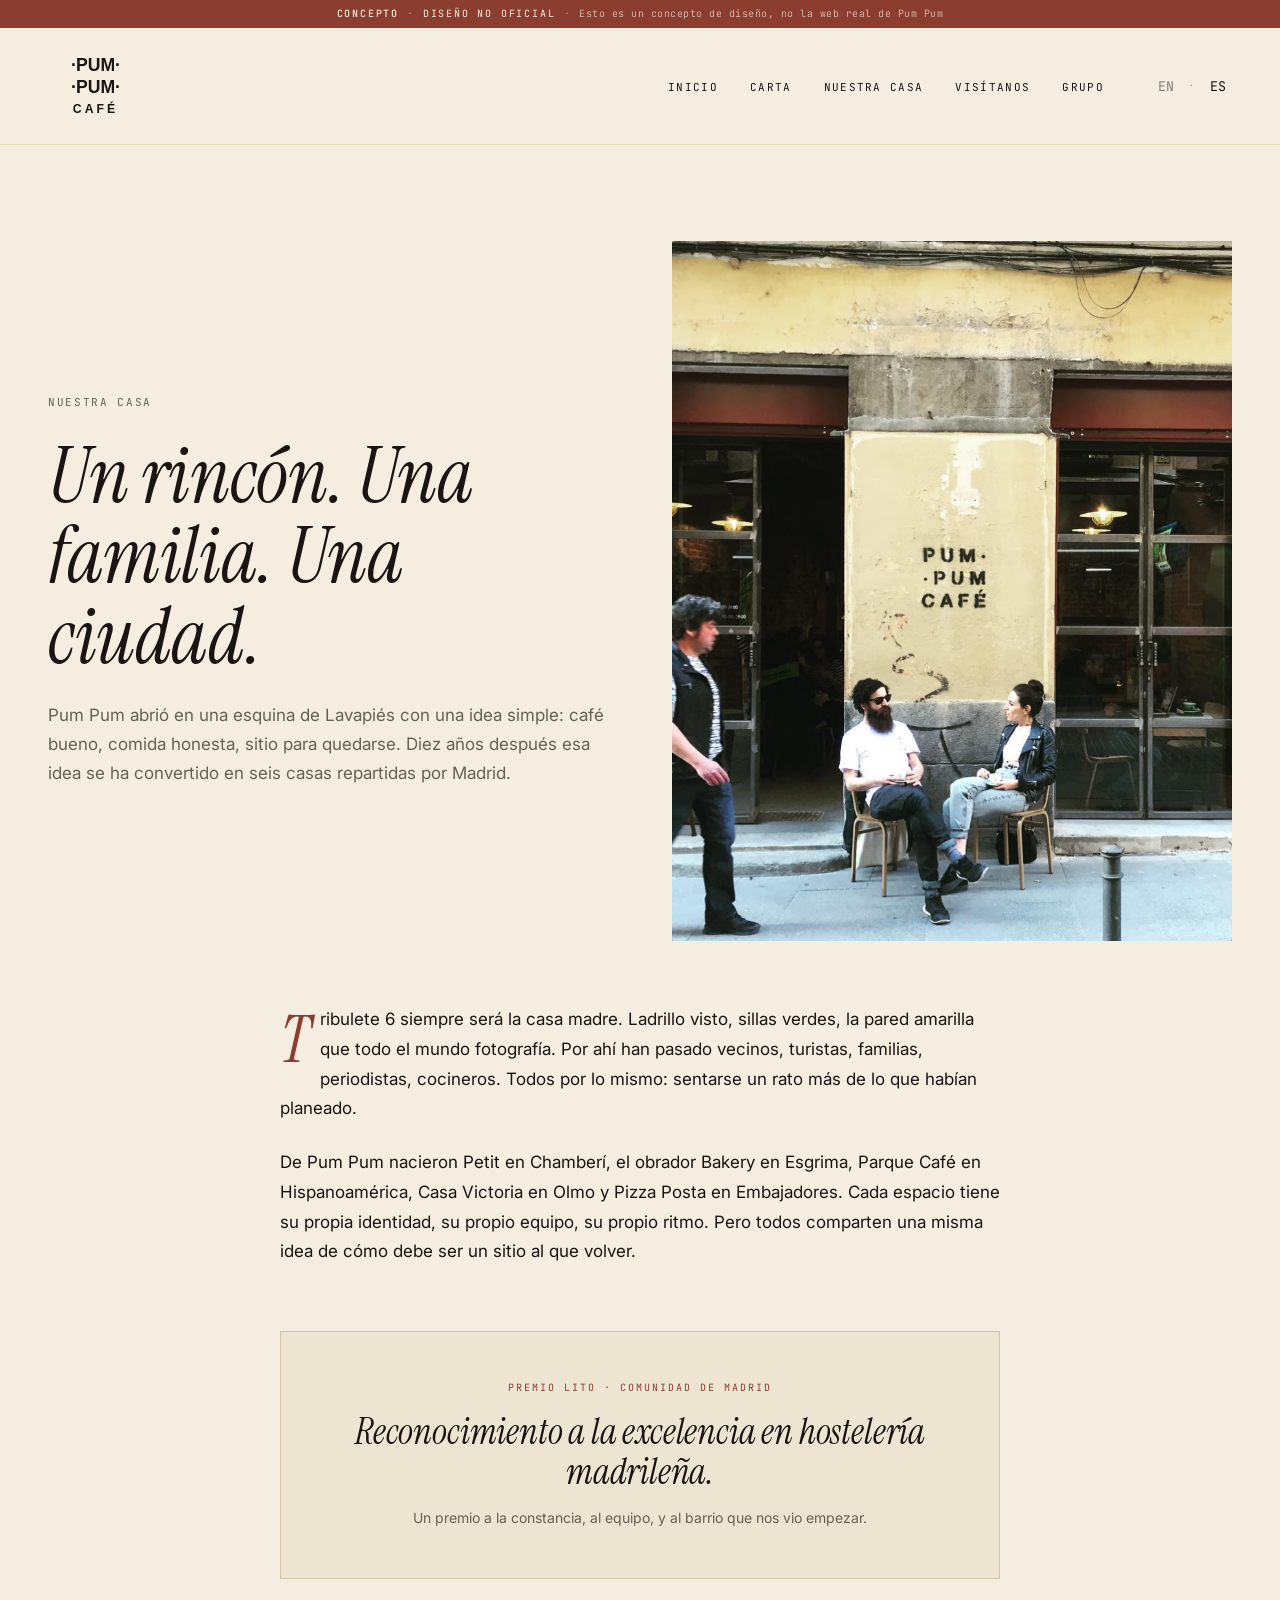
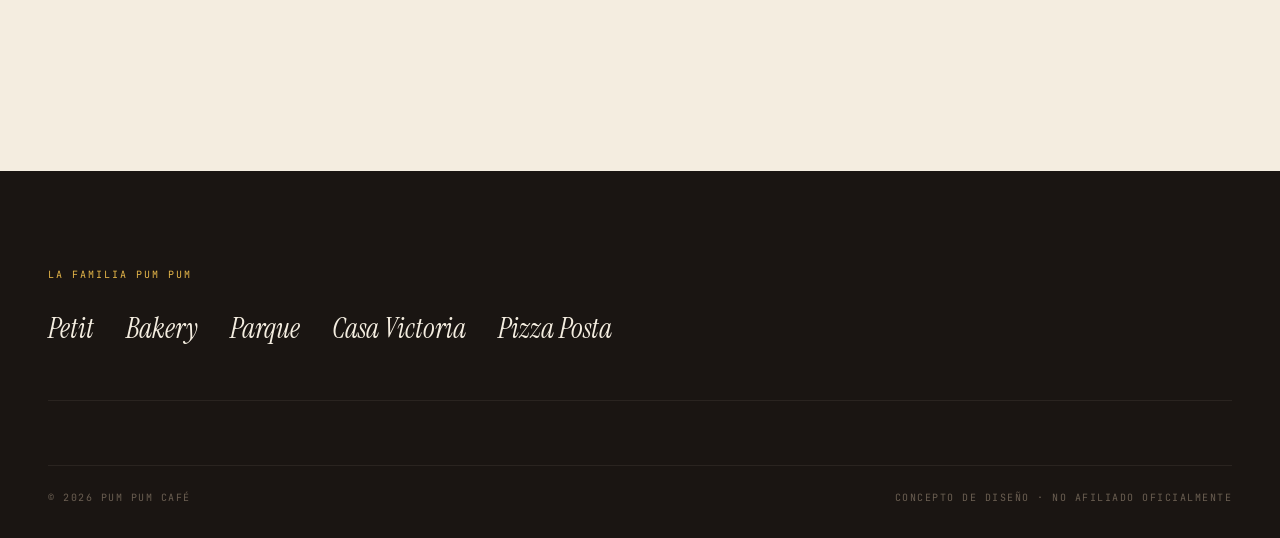
<file: nuestra-casa.html>
<!DOCTYPE html>
<html lang="es" class="lang-es">
<head>
<meta charset="UTF-8">
<meta name="viewport" content="width=device-width, initial-scale=1.0">
<title>Nuestra casa · Pum Pum Café</title>
<meta name="description" content="La historia de Pum Pum Café en Lavapiés — Premio LITO, Raquel, y cómo empezó una familia de seis espacios.">
<link rel="icon" type="image/svg+xml" href="favicon.svg">
<link rel="preconnect" href="https://fonts.googleapis.com">
<link rel="preconnect" href="https://fonts.gstatic.com" crossorigin>
<link href="https://fonts.googleapis.com/css2?family=Instrument+Serif:ital@0;1&family=Inter:wght@300;400;500&family=JetBrains+Mono:wght@400;500&display=swap" rel="stylesheet">
<link rel="stylesheet" href="css/style.css?v=1775477576">
</head>
<body>

<div class="concept-banner">
  <strong>Concepto</strong><span class="sep">·</span><span>Diseño no oficial</span><span class="sep">·</span><span class="soft">Esto es un concepto de diseño, no la web real de Pum Pum</span>
</div>

<nav class="nav">
  <a href="index.html" class="nav-logo"><img src="logo.svg" alt="Pum Pum Café"></a>
  <div class="nav-right">
    <ul class="nav-links">
      <li><a href="index.html" data-es>Inicio</a><a href="index.html" data-en>Home</a></li>
      <li><a href="carta.html" data-es>Carta</a><a href="carta.html" data-en>Menu</a></li>
      <li><a href="nuestra-casa.html" data-es>Nuestra casa</a><a href="nuestra-casa.html" data-en>Our house</a></li>
      <li><a href="visitanos.html" data-es>Visítanos</a><a href="visitanos.html" data-en>Visit</a></li>
      <li><a href="grupo.html" data-es>Grupo</a><a href="grupo.html" data-en>The group</a></li>
    </ul>
    <button class="hamburger" aria-label="Menu"><span></span><span></span><span></span></button>
    <div class="lang-toggle">
      <button data-lang="en">EN</button><span class="sep">·</span><button data-lang="es">ES</button>
    </div>
  </div>
</nav>

<section class="story-page">
  <div class="story-hero">
    <div>
      <span class="section-label" data-es>Nuestra casa</span>
      <span class="section-label" data-en>Our house</span>
      <h1 data-es>Un rincón. Una familia. Una ciudad.</h1>
      <h1 data-en>A corner. A family. A city.</h1>
      <p data-es>Pum Pum abrió en una esquina de Lavapiés con una idea simple: café bueno, comida honesta, sitio para quedarse. Diez años después esa idea se ha convertido en seis casas repartidas por Madrid.</p>
      <p data-en>Pum Pum opened on a corner in Lavapiés with a simple idea: good coffee, honest food, room to stay. Ten years later that idea has become six houses scattered across Madrid.</p>
    </div>
    <div class="story-hero-media">
      <img src="img/story-raquel.png" alt="">
    </div>
  </div>

  <div class="story-body">
    <p data-es>Tribulete 6 siempre será la casa madre. Ladrillo visto, sillas verdes, la pared amarilla que todo el mundo fotografía. Por ahí han pasado vecinos, turistas, familias, periodistas, cocineros. Todos por lo mismo: sentarse un rato más de lo que habían planeado.</p>
    <p data-en>Tribulete 6 will always be the mother house. Exposed brick, green chairs, the yellow wall everyone photographs. Neighbours, tourists, families, journalists, cooks have all passed through. All for the same reason: to sit a little longer than they had planned.</p>

    <p data-es>De Pum Pum nacieron Petit en Chamberí, el obrador Bakery en Esgrima, Parque Café en Hispanoamérica, Casa Victoria en Olmo y Pizza Posta en Embajadores. Cada espacio tiene su propia identidad, su propio equipo, su propio ritmo. Pero todos comparten una misma idea de cómo debe ser un sitio al que volver.</p>
    <p data-en>Petit was born in Chamberí, the Bakery on Esgrima, Parque Café uptown, Casa Victoria on Olmo, and Pizza Posta on Embajadores. Each space has its own identity, its own team, its own rhythm. All share the same idea of what a place worth returning to should feel like.</p>
  </div>

  <div class="lito-award">
    <span class="label" data-es>Premio LITO · Comunidad de Madrid</span>
    <span class="label" data-en>LITO Prize · Comunidad de Madrid</span>
    <h3 data-es>Reconocimiento a la excelencia en hostelería madrileña.</h3>
    <h3 data-en>Recognition for excellence in Madrid hospitality.</h3>
    <p data-es>Un premio a la constancia, al equipo, y al barrio que nos vio empezar.</p>
    <p data-en>An award for consistency, the team, and the neighbourhood that saw us start.</p>
  </div>
</section>

<footer class="footer">
  <div class="footer-family">
    <span class="label" data-es>La familia Pum Pum</span>
    <span class="label" data-en>The Pum Pum family</span>
    <div class="row">
      <a href="grupo/petit.html">Petit</a>
      <a href="grupo/bakery.html">Bakery</a>
      <a href="grupo/parque.html">Parque</a>
      <a href="grupo/casa-victoria.html">Casa Victoria</a>
      <a href="grupo/pizza-posta.html">Pizza Posta</a>
    </div>
  </div>
  <div class="footer-bottom">
    <span>© 2026 Pum Pum Café</span>
    <span data-es>Concepto de diseño · No afiliado oficialmente</span>
    <span data-en>Design concept · Not officially affiliated</span>
  </div>
</footer>

<div class="mobile-menu">
  <a href="index.html" data-es>Inicio</a><a href="index.html" data-en>Home</a>
  <a href="carta.html" data-es>Carta</a><a href="carta.html" data-en>Menu</a>
  <a href="nuestra-casa.html" data-es>Nuestra casa</a><a href="nuestra-casa.html" data-en>Our place</a>
  <a href="visitanos.html" data-es>Visítanos</a><a href="visitanos.html" data-en>Visit</a>
  <a href="grupo.html" data-es>El grupo</a><a href="grupo.html" data-en>The group</a>
</div>

<script src="js/lang.js"></script>
</body>
</html>
</file>
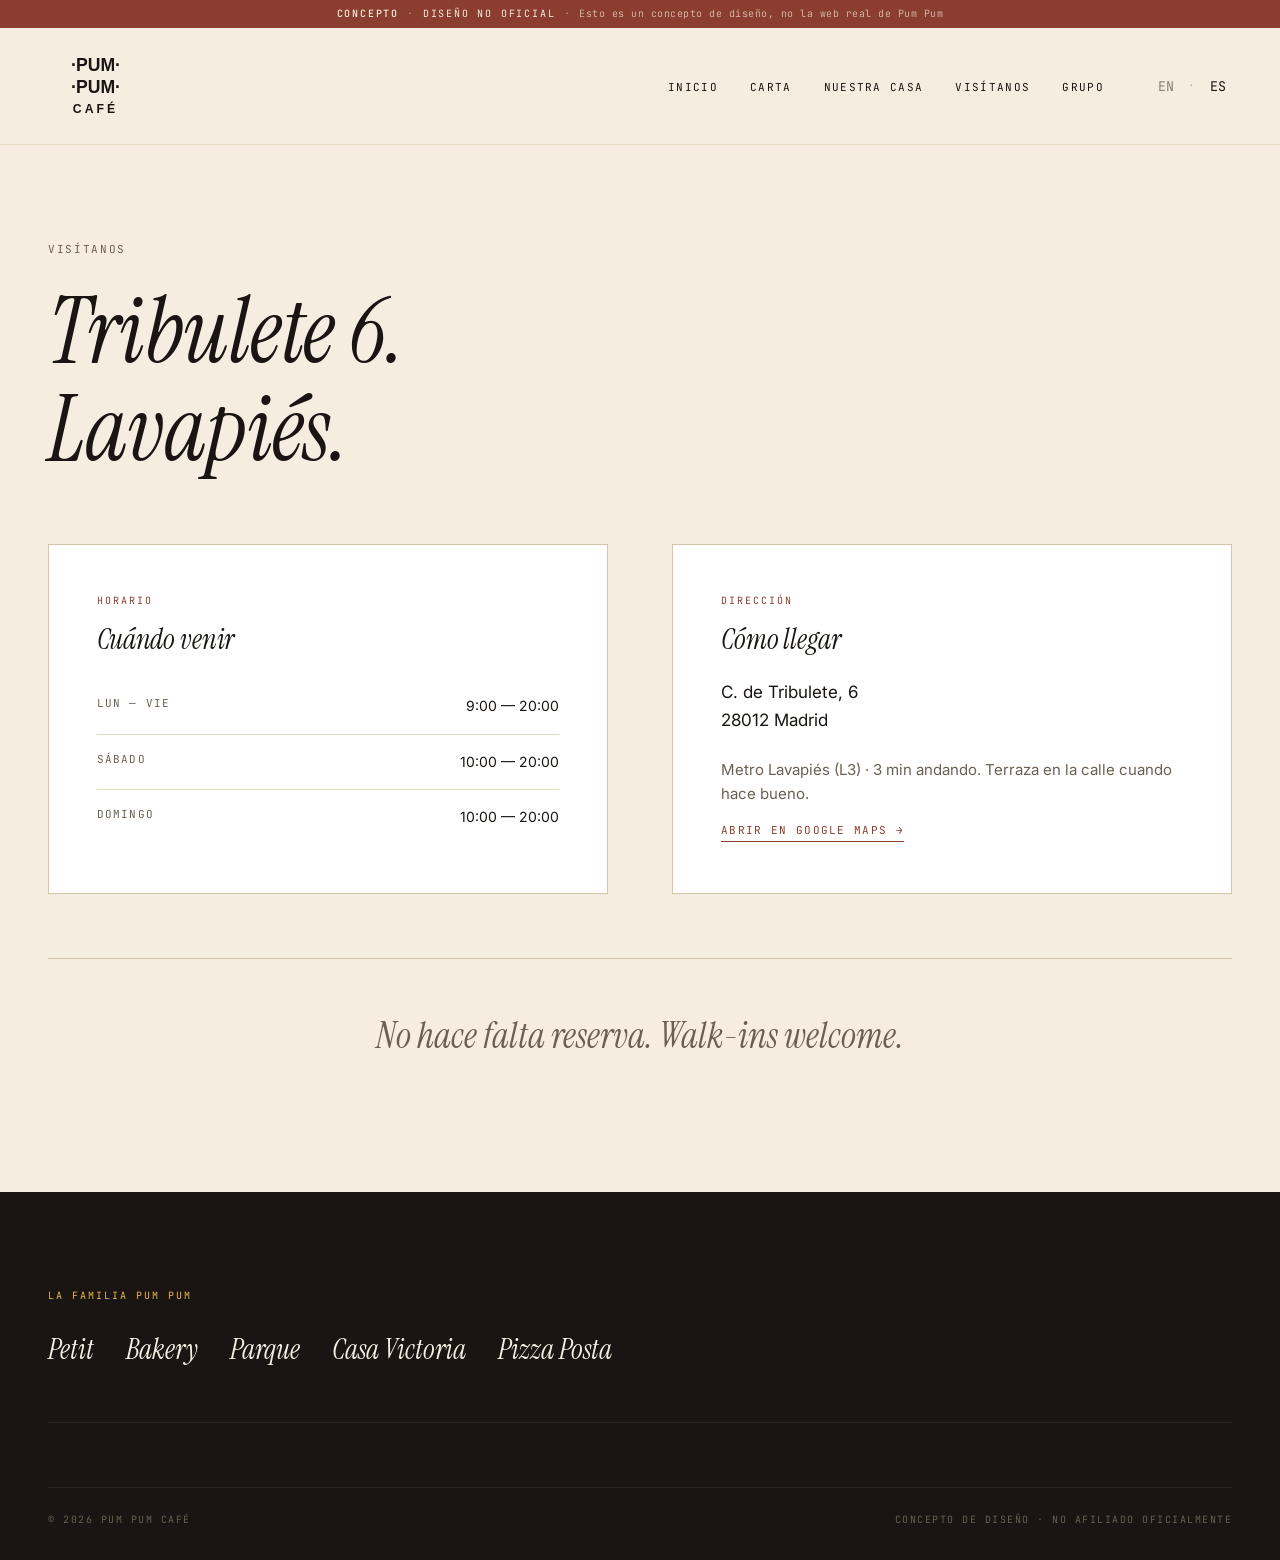
<file: visitanos.html>
<!DOCTYPE html>
<html lang="es" class="lang-es">
<head>
<meta charset="UTF-8">
<meta name="viewport" content="width=device-width, initial-scale=1.0">
<title>Visítanos · Pum Pum Café · Tribulete 6</title>
<meta name="description" content="Horarios, dirección y cómo llegar a Pum Pum Café — Tribulete 6, Lavapiés, Madrid.">
<link rel="icon" type="image/svg+xml" href="favicon.svg">
<link rel="preconnect" href="https://fonts.googleapis.com">
<link rel="preconnect" href="https://fonts.gstatic.com" crossorigin>
<link href="https://fonts.googleapis.com/css2?family=Instrument+Serif:ital@0;1&family=Inter:wght@300;400;500&family=JetBrains+Mono:wght@400;500&display=swap" rel="stylesheet">
<link rel="stylesheet" href="css/style.css?v=1775477576">
</head>
<body>

<div class="concept-banner">
  <strong>Concepto</strong><span class="sep">·</span><span>Diseño no oficial</span><span class="sep">·</span><span class="soft">Esto es un concepto de diseño, no la web real de Pum Pum</span>
</div>

<nav class="nav">
  <a href="index.html" class="nav-logo"><img src="logo.svg" alt="Pum Pum Café"></a>
  <div class="nav-right">
    <ul class="nav-links">
      <li><a href="index.html" data-es>Inicio</a><a href="index.html" data-en>Home</a></li>
      <li><a href="carta.html" data-es>Carta</a><a href="carta.html" data-en>Menu</a></li>
      <li><a href="nuestra-casa.html" data-es>Nuestra casa</a><a href="nuestra-casa.html" data-en>Our house</a></li>
      <li><a href="visitanos.html" data-es>Visítanos</a><a href="visitanos.html" data-en>Visit</a></li>
      <li><a href="grupo.html" data-es>Grupo</a><a href="grupo.html" data-en>The group</a></li>
    </ul>
    <button class="hamburger" aria-label="Menu"><span></span><span></span><span></span></button>
    <div class="lang-toggle">
      <button data-lang="en">EN</button><span class="sep">·</span><button data-lang="es">ES</button>
    </div>
  </div>
</nav>

<section class="visit-page">
  <div class="visit-header">
    <span class="section-label" data-es>Visítanos</span>
    <span class="section-label" data-en>Visit us</span>
    <h1 data-es>Tribulete 6.<br>Lavapiés.</h1>
    <h1 data-en>Tribulete 6.<br>Lavapiés.</h1>
  </div>
  <div class="visit-grid">
    <div class="visit-card">
      <span class="label" data-es>Horario</span>
      <span class="label" data-en>Hours</span>
      <h3 data-es>Cuándo venir</h3>
      <h3 data-en>When to come</h3>
      <div class="row"><span class="day" data-es>Lun — Vie</span><span class="day" data-en>Mon — Fri</span><span>9:00 — 20:00</span></div>
      <div class="row"><span class="day" data-es>Sábado</span><span class="day" data-en>Saturday</span><span>10:00 — 20:00</span></div>
      <div class="row"><span class="day" data-es>Domingo</span><span class="day" data-en>Sunday</span><span>10:00 — 20:00</span></div>
    </div>
    <div class="visit-card">
      <span class="label" data-es>Dirección</span>
      <span class="label" data-en>Address</span>
      <h3 data-es>Cómo llegar</h3>
      <h3 data-en>How to find us</h3>
      <p style="font-size: 17px;">C. de Tribulete, 6<br>28012 Madrid</p>
      <p class="addr" data-es>Metro Lavapiés (L3) · 3 min andando. Terraza en la calle cuando hace bueno.</p>
      <p class="addr" data-en>Metro Lavapiés (L3) · 3 min walk. Terrace on the street in good weather.</p>
      <a href="https://maps.google.com/?q=Pum+Pum+Cafe+Tribulete+6+Madrid" target="_blank" class="link" style="margin-top: 16px;" data-es>Abrir en Google Maps →</a>
      <a href="https://maps.google.com/?q=Pum+Pum+Cafe+Tribulete+6+Madrid" target="_blank" class="link" style="margin-top: 16px;" data-en>Open in Google Maps →</a>
    </div>
  </div>

  <div style="max-width: var(--max-w); margin: 64px auto 0; padding-top: 48px; border-top: 1px solid var(--border); text-align: center;">
    <p data-es style="font-family: var(--font-display); font-style: italic; font-size: clamp(24px, 3vw, 36px); color: var(--text-muted);">No hace falta reserva. Walk-ins welcome.</p>
    <p data-en style="font-family: var(--font-display); font-style: italic; font-size: clamp(24px, 3vw, 36px); color: var(--text-muted);">No reservations needed. Walk-ins welcome.</p>
  </div>
</section>

<footer class="footer">
  <div class="footer-family">
    <span class="label" data-es>La familia Pum Pum</span>
    <span class="label" data-en>The Pum Pum family</span>
    <div class="row">
      <a href="grupo/petit.html">Petit</a>
      <a href="grupo/bakery.html">Bakery</a>
      <a href="grupo/parque.html">Parque</a>
      <a href="grupo/casa-victoria.html">Casa Victoria</a>
      <a href="grupo/pizza-posta.html">Pizza Posta</a>
    </div>
  </div>
  <div class="footer-bottom">
    <span>© 2026 Pum Pum Café</span>
    <span data-es>Concepto de diseño · No afiliado oficialmente</span>
    <span data-en>Design concept · Not officially affiliated</span>
  </div>
</footer>

<div class="mobile-menu">
  <a href="index.html" data-es>Inicio</a><a href="index.html" data-en>Home</a>
  <a href="carta.html" data-es>Carta</a><a href="carta.html" data-en>Menu</a>
  <a href="nuestra-casa.html" data-es>Nuestra casa</a><a href="nuestra-casa.html" data-en>Our place</a>
  <a href="visitanos.html" data-es>Visítanos</a><a href="visitanos.html" data-en>Visit</a>
  <a href="grupo.html" data-es>El grupo</a><a href="grupo.html" data-en>The group</a>
</div>

<script src="js/lang.js"></script>
</body>
</html>
</file>
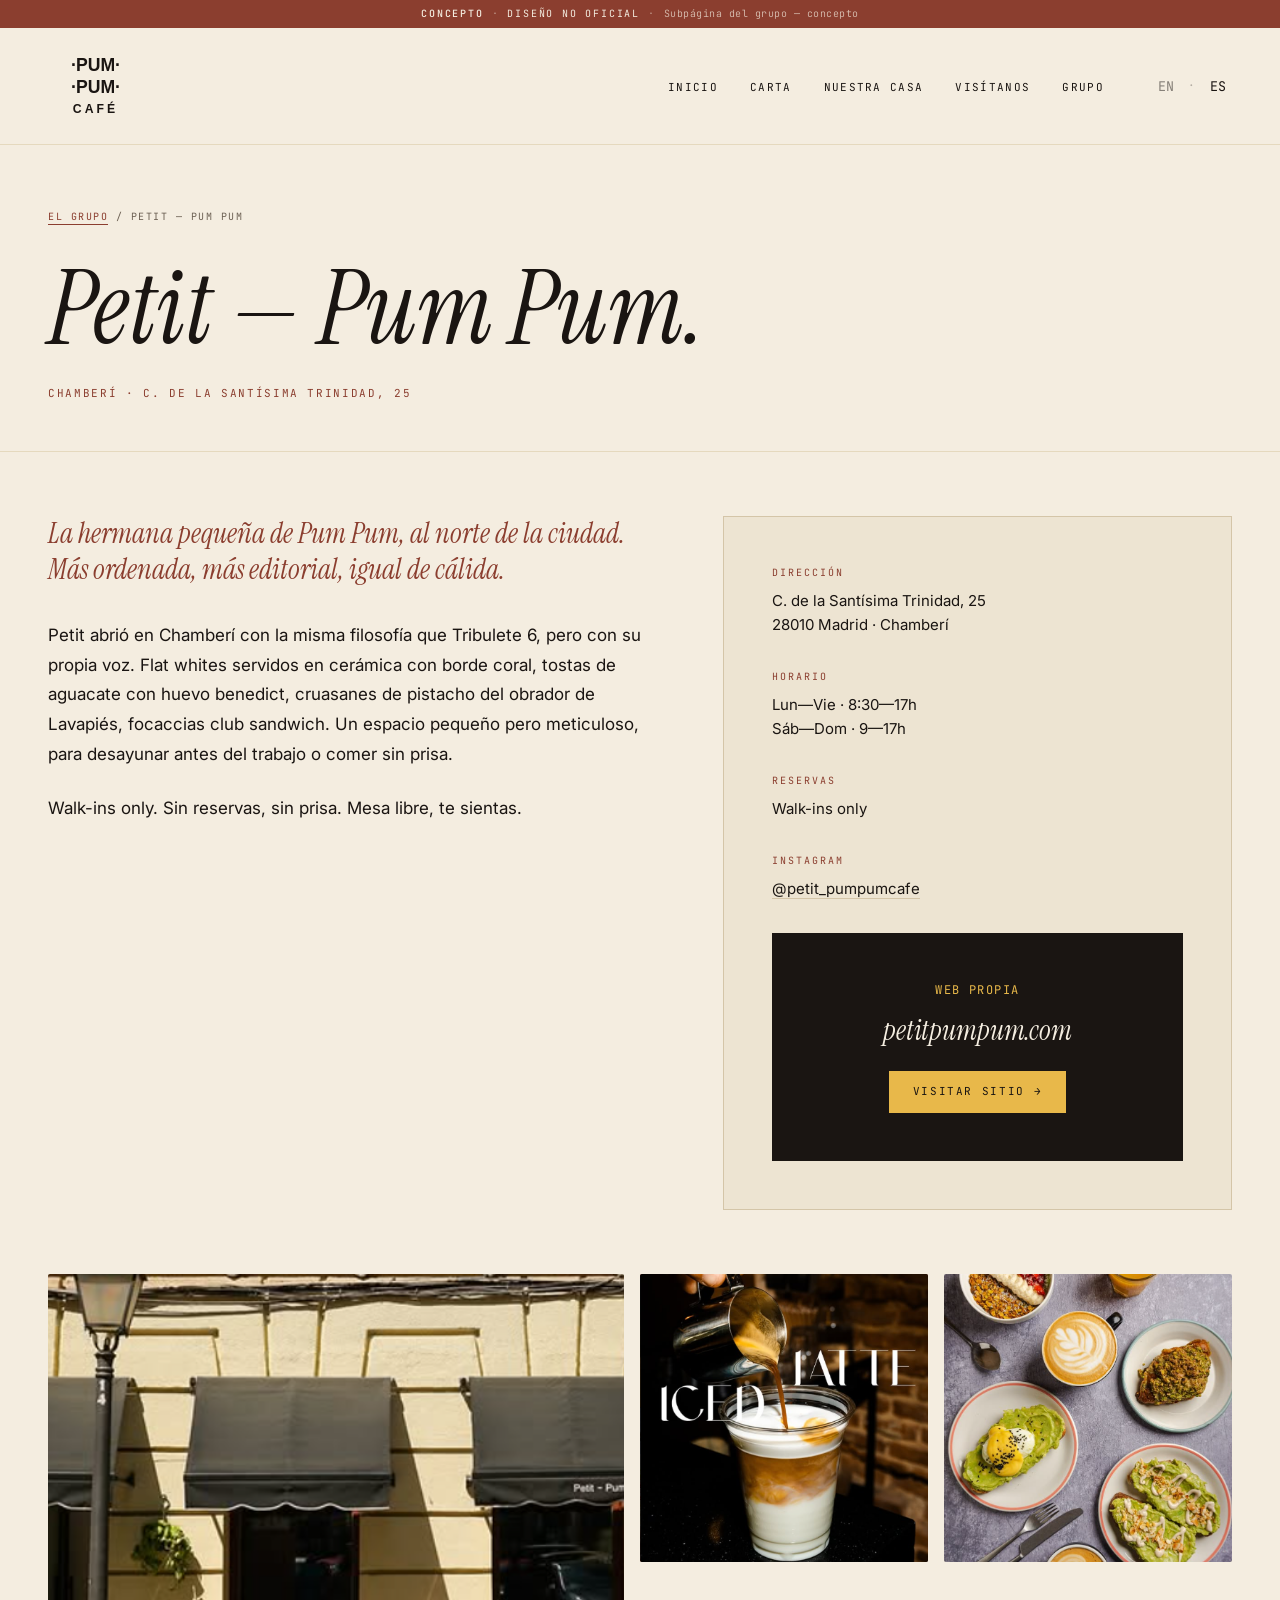
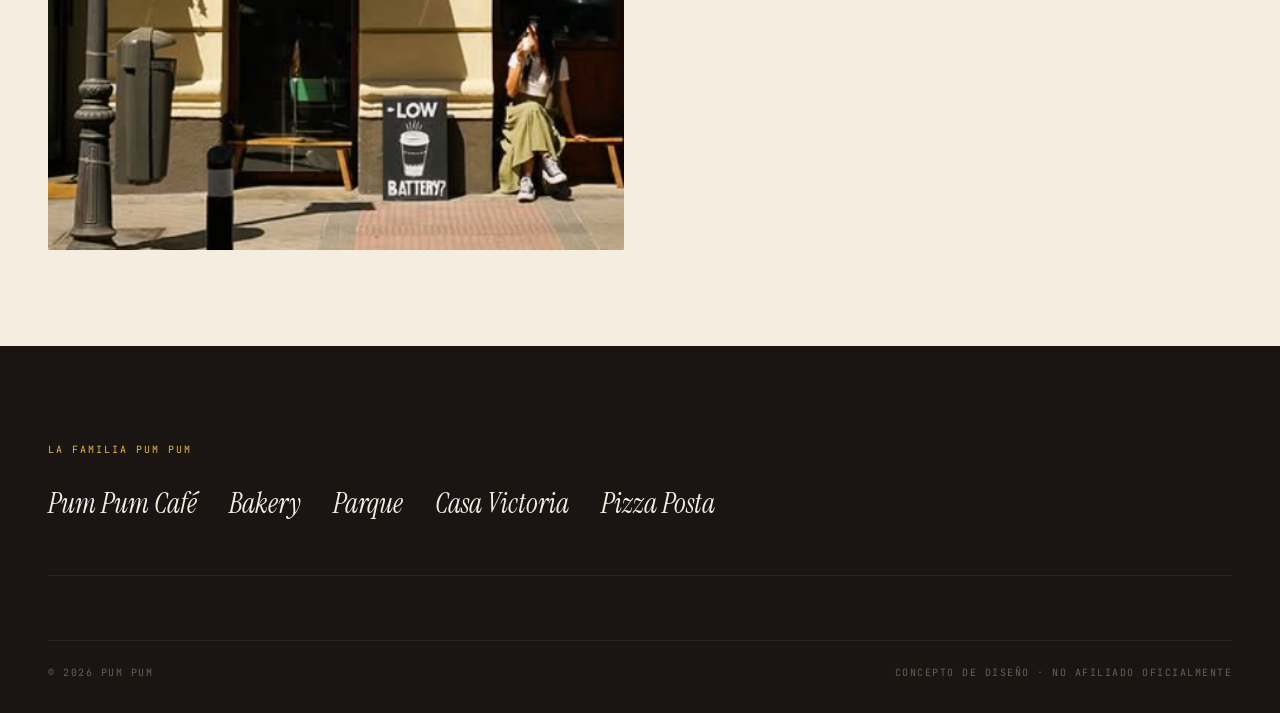
<file: grupo/petit.html>
<!DOCTYPE html>
<html lang="es" class="lang-es">
<head>
<meta charset="UTF-8">
<meta name="viewport" content="width=device-width, initial-scale=1.0">
<title>Petit — Pum Pum · Chamberí · Specialty coffee & brunch</title>
<meta name="description" content="Petit Pum Pum en Chamberí, Madrid. Specialty coffee, baked goods & brunch. Walk-ins only.">
<link rel="icon" type="image/svg+xml" href="../favicon.svg">
<link rel="preconnect" href="https://fonts.googleapis.com">
<link rel="preconnect" href="https://fonts.gstatic.com" crossorigin>
<link href="https://fonts.googleapis.com/css2?family=Instrument+Serif:ital@0;1&family=Inter:wght@300;400;500&family=JetBrains+Mono:wght@400;500&display=swap" rel="stylesheet">
<link rel="stylesheet" href="../css/style.css?v=1775477576">
</head>
<body>

<div class="concept-banner">
  <strong>Concepto</strong><span class="sep">·</span><span>Diseño no oficial</span><span class="sep">·</span><span class="soft">Subpágina del grupo — concepto</span>
</div>

<nav class="nav">
  <a href="../index.html" class="nav-logo"><img src="../logo.svg" alt="Pum Pum Café"></a>
  <div class="nav-right">
    <ul class="nav-links">
      <li><a href="../index.html" data-es>Inicio</a><a href="../index.html" data-en>Home</a></li>
      <li><a href="../carta.html" data-es>Carta</a><a href="../carta.html" data-en>Menu</a></li>
      <li><a href="../nuestra-casa.html" data-es>Nuestra casa</a><a href="../nuestra-casa.html" data-en>Our house</a></li>
      <li><a href="../visitanos.html" data-es>Visítanos</a><a href="../visitanos.html" data-en>Visit</a></li>
      <li><a href="../grupo.html" data-es>Grupo</a><a href="../grupo.html" data-en>The group</a></li>
    </ul>
    <button class="hamburger" aria-label="Menu"><span></span><span></span><span></span></button>
    <div class="lang-toggle">
      <button data-lang="en">EN</button><span class="sep">·</span><button data-lang="es">ES</button>
    </div>
  </div>
</nav>

<section class="brand-page">
  <div class="brand-hero">
    <span class="breadcrumb">
      <a href="../grupo.html" data-es>El grupo</a>
      <a href="../grupo.html" data-en>The group</a>
      <span> / </span>
      <span data-es>Petit — Pum Pum</span>
      <span data-en>Petit — Pum Pum</span>
    </span>
    <h1>Petit — Pum Pum.</h1>
    <span class="neighborhood">Chamberí · C. de la Santísima Trinidad, 25</span>
  </div>

  <div class="brand-content">
    <div class="brand-copy">
      <p class="lead" data-es>La hermana pequeña de Pum Pum, al norte de la ciudad. Más ordenada, más editorial, igual de cálida.</p>
      <p class="lead" data-en>The little sister of Pum Pum, north of the city. More editorial, equally warm.</p>
      <p data-es>Petit abrió en Chamberí con la misma filosofía que Tribulete 6, pero con su propia voz. Flat whites servidos en cerámica con borde coral, tostas de aguacate con huevo benedict, cruasanes de pistacho del obrador de Lavapiés, focaccias club sandwich. Un espacio pequeño pero meticuloso, para desayunar antes del trabajo o comer sin prisa.</p>
      <p data-en>Petit opened in Chamberí with the same philosophy as Tribulete 6, but with its own voice. Flat whites served in coral-rimmed ceramic, avo toast with eggs benedict, pistachio croissants from the Lavapiés bakery, focaccia club sandwiches. A small but meticulous space, for breakfast before work or a slow lunch.</p>
      <p data-es>Walk-ins only. Sin reservas, sin prisa. Mesa libre, te sientas.</p>
      <p data-en>Walk-ins only. No reservations, no rush. Empty table, you sit.</p>
    </div>

    <aside class="brand-meta">
      <div class="block">
        <span class="label" data-es>Dirección</span>
        <span class="label" data-en>Address</span>
        <div class="value">C. de la Santísima Trinidad, 25<br>28010 Madrid · Chamberí</div>
      </div>
      <div class="block">
        <span class="label" data-es>Horario</span>
        <span class="label" data-en>Hours</span>
        <div class="value" data-es>Lun—Vie · 8:30—17h<br>Sáb—Dom · 9—17h</div>
        <div class="value" data-en>Mon—Fri · 8:30—17<br>Sat—Sun · 9—17</div>
      </div>
      <div class="block">
        <span class="label" data-es>Reservas</span>
        <span class="label" data-en>Reservations</span>
        <div class="value" data-es>Walk-ins only</div>
        <div class="value" data-en>Walk-ins only</div>
      </div>
      <div class="block">
        <span class="label">Instagram</span>
        <div class="value"><a href="https://instagram.com/petit_pumpumcafe" target="_blank">@petit_pumpumcafe</a></div>
      </div>
      <div class="brand-cta">
        <span class="mono" data-es>Web propia</span>
        <span class="mono" data-en>Own site</span>
        <h3>petitpumpum.com</h3>
        <a href="https://petitpumpum.com" target="_blank" data-es>Visitar sitio →</a>
        <a href="https://petitpumpum.com" target="_blank" data-en>Visit site →</a>
      </div>
    </aside>
  </div>

  <div class="brand-gallery">
    <div class="tile" style="background: linear-gradient(135deg, #EDE4D4 0%, #D4C5A8 100%);"><img src="../img/petit-exterior.png" alt=""></div>
    <div class="tile" style="background: linear-gradient(140deg, #8B3E2F 0%, #4A332A 100%);"><img src="../img/petit-latte.png" alt=""></div>
    <div class="tile" style="background: linear-gradient(180deg, #F5F1EA 0%, #D4C5A8 100%);"><img src="../img/petit-avo.png" alt=""></div>
  </div>
</section>

<footer class="footer">
  <div class="footer-family">
    <span class="label" data-es>La familia Pum Pum</span>
    <span class="label" data-en>The Pum Pum family</span>
    <div class="row">
      <a href="../index.html">Pum Pum Café</a>
      <a href="bakery.html">Bakery</a>
      <a href="parque.html">Parque</a>
      <a href="casa-victoria.html">Casa Victoria</a>
      <a href="pizza-posta.html">Pizza Posta</a>
    </div>
  </div>
  <div class="footer-bottom">
    <span>© 2026 Pum Pum</span>
    <span data-es>Concepto de diseño · No afiliado oficialmente</span>
    <span data-en>Design concept · Not officially affiliated</span>
  </div>
</footer>

<div class="mobile-menu">
  <a href="../index.html" data-es>Inicio</a><a href="../index.html" data-en>Home</a>
  <a href="../carta.html" data-es>Carta</a><a href="../carta.html" data-en>Menu</a>
  <a href="../nuestra-casa.html" data-es>Nuestra casa</a><a href="../nuestra-casa.html" data-en>Our house</a>
  <a href="../visitanos.html" data-es>Visítanos</a><a href="../visitanos.html" data-en>Visit</a>
  <a href="../grupo.html" data-es>Grupo</a><a href="../grupo.html" data-en>The group</a>
</div>

<script src="../js/lang.js"></script>
</body>
</html>
</file>
<file: css/style.css>
/* =========================================================
   Pum Pum Café — Concept Mockup
   Design: warm Lavapiés editorial, brick & yellow ochre
   ========================================================= */

/* ---------- Tokens ---------- */
:root {
  --bg: #F4EDE0;
  --bg-soft: #EDE4D2;
  --bg-card: #FFFFFF;
  --bg-dark: #1A1512;
  --text: #1A1512;
  --text-muted: #6B5F52;
  --text-inverse: #F4EDE0;
  --border: #D4C5A8;
  --border-soft: #E5D9BE;

  --yellow: #E8B84A;
  --yellow-deep: #C99830;
  --brick: #8B3E2F;
  --brick-deep: #6B2E23;
  --green: #4A6B4A;
  --green-chair: #5D8A5D;

  --font-display: 'Instrument Serif', 'Playfair Display', Georgia, serif;
  --font-body: 'Inter', -apple-system, BlinkMacSystemFont, sans-serif;
  --font-mono: 'JetBrains Mono', 'Courier New', monospace;

  --space-1: 8px;
  --space-2: 16px;
  --space-3: 24px;
  --space-4: 32px;
  --space-5: 48px;
  --space-6: 64px;
  --space-7: 96px;
  --space-8: 128px;

  --max-w: 1280px;
  --max-w-text: 720px;
}

/* ---------- Reset ---------- */
*, *::before, *::after { box-sizing: border-box; margin: 0; padding: 0; }
html { scroll-behavior: smooth; }
body {
  overflow-x: hidden;
  background: var(--bg);
  color: var(--text);
  font-family: var(--font-body);
  font-size: 16px;
  line-height: 1.6;
  -webkit-font-smoothing: antialiased;
  text-rendering: optimizeLegibility;
  opacity: 0;
  transition: opacity 0.15s ease;
}
body.fonts-ready { opacity: 1; }
img { max-width: 100%; display: block; }
a { color: inherit; text-decoration: none; transition: opacity 0.2s; }
a:hover { opacity: 0.7; }
button { font-family: inherit; cursor: pointer; border: none; background: none; color: inherit; }

/* ---------- Typography ---------- */
h1, h2, h3, h4 {
  font-family: var(--font-display);
  font-weight: 400;
  line-height: 1.1;
  letter-spacing: -0.005em;
}
.display-xl { font-size: clamp(56px, 9vw, 140px); font-weight: 400; letter-spacing: -0.015em; }
.display-l  { font-size: clamp(44px, 6.5vw, 88px); font-weight: 400; letter-spacing: -0.01em; }
.display-m  { font-size: clamp(32px, 4vw, 56px); font-weight: 400; }
.display-s  { font-size: clamp(24px, 2.5vw, 36px); font-weight: 400; }

.italic { font-style: italic; }
.mono { font-family: var(--font-mono); font-size: 12px; text-transform: uppercase; letter-spacing: 0.12em; }
.gold { color: var(--yellow-deep); }
.brick { color: var(--brick); }
.muted { color: var(--text-muted); }

/* ---------- Image missing diagnostic ---------- */
.img-missing {
  position: absolute;
  inset: 0;
  display: flex;
  align-items: center;
  justify-content: center;
  text-align: center;
  padding: 16px;
  font-family: var(--font-mono);
  font-size: 10px;
  color: rgba(244,237,224,0.85);
  letter-spacing: 0.08em;
  text-transform: lowercase;
  background: rgba(26,21,18,0.45);
  pointer-events: none;
  word-break: break-all;
}

/* ---------- Language toggle ---------- */
html.lang-es [data-en],
html.lang-en [data-es] { display: none !important; }

/* ---------- Concept banner ---------- */
.concept-banner {
  position: fixed;
  top: 0; left: 0; right: 0;
  z-index: 101;
  height: 28px;
  background: var(--brick);
  color: var(--text-inverse);
  padding: 0 var(--space-3);
  font-family: var(--font-mono);
  font-size: 10px;
  letter-spacing: 0.18em;
  text-transform: uppercase;
  text-align: center;
  line-height: 28px;
  white-space: nowrap;
  overflow: hidden;
  text-overflow: ellipsis;
}
.concept-banner strong { font-weight: 500; }
.concept-banner .sep { opacity: 0.5; margin: 0 8px; }
.concept-banner .soft { opacity: 0.75; font-weight: 300; text-transform: none; letter-spacing: 0.05em; }
body { padding-top: 28px; }

/* ---------- Navigation ---------- */
.nav {
  display: flex;
  align-items: center;
  justify-content: space-between;
  padding: var(--space-3) var(--space-5);
  border-bottom: 1px solid var(--border-soft);
  background: var(--bg);
  position: sticky;
  top: 28px;
  z-index: 900;
}
.nav-logo img { height: 68px; width: auto; }
.nav-right { display: flex; align-items: center; gap: var(--space-5); }
.nav-links { display: flex; gap: var(--space-4); list-style: none; }
.nav-links a {
  font-family: var(--font-mono);
  font-size: 11px;
  text-transform: uppercase;
  letter-spacing: 0.12em;
}
.lang-toggle { display: flex; align-items: center; gap: var(--space-1); font-family: var(--font-mono); font-size: 11px; letter-spacing: 0.1em; }
.lang-toggle button { opacity: 0.5; padding: 4px 6px; }
.lang-toggle button.active { opacity: 1; }
.lang-toggle .sep { opacity: 0.3; }

/* ---------- Hero ---------- */
.hero {
  position: relative;
  height: 88vh;
  min-height: 640px;
  overflow: hidden;
  background: var(--yellow);
}
.hero-media {
  position: absolute;
  inset: 0;
  background:
    linear-gradient(180deg, var(--yellow) 0%, var(--yellow-deep) 100%);
  overflow: hidden;
}
.hero-media img { position: absolute; inset: 0; width: 100%; height: 100%; object-fit: cover; }
.hero-media::after {
  content: '';
  position: absolute;
  inset: 0;
  background: linear-gradient(180deg, rgba(26,21,18,0.35) 0%, rgba(26,21,18,0.55) 50%, rgba(26,21,18,0.7) 100%);
  pointer-events: none;
}
.hero-inner {
  position: relative;
  height: 100%;
  max-width: var(--max-w);
  margin: 0 auto;
  padding: var(--space-6) var(--space-5);
  display: flex;
  flex-direction: column;
  justify-content: flex-end;
}
.hero-caption { color: var(--text-inverse); max-width: 900px; text-shadow: 0 2px 12px rgba(0,0,0,0.5); }
.hero-caption .mono { display: block; margin-bottom: var(--space-3); opacity: 0.85; }
.hero-caption .title {
  font-family: var(--font-display);
  font-size: clamp(56px, 9vw, 140px);
  font-weight: 400;
  line-height: 1.02;
  letter-spacing: -0.015em;
  font-style: italic;
}

/* ---------- Section base ---------- */
section { padding: var(--space-8) var(--space-5); }
.container { max-width: var(--max-w); margin: 0 auto; }
.section-label {
  font-family: var(--font-mono);
  font-size: 11px;
  text-transform: uppercase;
  letter-spacing: 0.15em;
  color: var(--text-muted);
  margin-bottom: var(--space-3);
  display: block;
}

/* ---------- Intro ---------- */
.intro { background: var(--bg); border-bottom: 1px solid var(--border-soft); }
.intro-inner {
  max-width: var(--max-w);
  margin: 0 auto;
  display: flex;
  flex-direction: column;
  gap: var(--space-4);
}
.intro-label {
  font-family: var(--font-mono);
  font-size: 11px;
  text-transform: uppercase;
  letter-spacing: 0.18em;
  color: var(--brick);
  border-top: 1px solid var(--border);
  padding-top: var(--space-3);
  display: inline-block;
  align-self: flex-start;
}
.intro-statement {
  font-family: var(--font-display);
  font-size: clamp(32px, 5vw, 72px);
  line-height: 1.15;
  font-weight: 400;
  max-width: 1000px;
}
.intro-statement em { color: var(--brick); font-style: italic; }

/* ---------- LITO Prize strip ---------- */
.prize-strip {
  background: var(--bg-dark);
  color: var(--text-inverse);
  padding: var(--space-6) var(--space-5);
  text-align: center;
  position: relative;
  overflow: hidden;
}
.prize-strip::before {
  content: '';
  position: absolute;
  top: -40%; left: 25%; right: 25%; bottom: -40%;
  background: radial-gradient(ellipse at center, rgba(232,184,74,0.12) 0%, transparent 70%);
  pointer-events: none;
}
.prize-strip .label {
  font-family: var(--font-mono);
  font-size: 11px;
  text-transform: uppercase;
  letter-spacing: 0.25em;
  color: var(--yellow);
  display: block;
  margin-bottom: var(--space-2);
  text-shadow: 0 0 20px rgba(232,184,74,0.6), 0 0 40px rgba(232,184,74,0.3);
}
.prize-strip .title {
  font-family: var(--font-display);
  font-size: clamp(28px, 3.5vw, 42px);
  font-style: italic;
  text-shadow: 0 1px 8px rgba(232,184,74,0.15);
}

/* ---------- Menu teaser ---------- */
.menu-teaser { background: var(--bg-soft); }
.menu-teaser-grid {
  max-width: var(--max-w);
  margin: 0 auto;
  display: grid;
  grid-template-columns: 1fr 1fr;
  gap: var(--space-6);
  align-items: center;
}
.menu-teaser-media {
  aspect-ratio: 4/5;
  background: linear-gradient(140deg, var(--brick-deep) 0%, var(--brick) 55%, #A8533F 100%);
  position: relative;
  border-radius: 2px;
  overflow: hidden;
}
.menu-teaser-media img { position: absolute; inset: 0; width: 100%; height: 100%; object-fit: cover; }
.menu-teaser-copy h2 { margin-bottom: var(--space-3); font-style: italic; }
.menu-teaser-copy p { max-width: 520px; margin-bottom: var(--space-4); color: var(--text-muted); font-size: 17px; }

/* ---------- Link (arrow) ---------- */
.link {
  font-family: var(--font-mono);
  font-size: 11px;
  text-transform: uppercase;
  letter-spacing: 0.12em;
  color: var(--brick);
  border-bottom: 1px solid currentColor;
  padding-bottom: 2px;
  display: inline-block;
}
.link-invert { color: var(--yellow); }

/* ---------- Group section (hero feature) ---------- */
.grupo-section {
  background: var(--bg-dark);
  color: var(--text-inverse);
  padding: var(--space-8) var(--space-5);
}
.grupo-header {
  max-width: var(--max-w);
  margin: 0 auto var(--space-6);
  display: grid;
  grid-template-columns: 1fr 1.5fr;
  gap: var(--space-6);
  align-items: end;
}
.grupo-header h2 {
  font-family: var(--font-display);
  font-size: clamp(40px, 5.5vw, 72px);
  font-style: italic;
  line-height: 1.05;
}
.grupo-header p { color: var(--text-muted); max-width: 560px; font-size: 17px; line-height: 1.7; }
.grupo-header .section-label { color: var(--yellow); }

.grupo-grid {
  max-width: var(--max-w);
  margin: 0 auto;
  display: grid;
  grid-template-columns: repeat(3, 1fr);
  gap: 1px;
  background: var(--border);
  border: 1px solid var(--border);
}
.grupo-card {
  background: var(--bg-dark);
  padding: var(--space-4);
  display: flex;
  flex-direction: column;
  gap: var(--space-3);
  min-height: 320px;
  transition: background 0.3s;
  cursor: pointer;
  position: relative;
}
.grupo-card:hover { background: #231D18; }
.grupo-card .mark {
  width: 100%;
  aspect-ratio: 16/10;
  border-radius: 2px;
  position: relative;
  overflow: hidden;
}
.grupo-card .mark img { position: absolute; inset: 0; width: 100%; height: 100%; object-fit: cover; }
.grupo-card .mark.pumpum { background: linear-gradient(135deg, var(--yellow) 0%, var(--yellow-deep) 100%); }
.grupo-card .mark.petit { background: #F5F1EA; position: relative; }
.grupo-card .mark.petit::after { display: none; }
.grupo-card .mark.bakery { background: repeating-linear-gradient(45deg, #C99830 0 20px, #E8B84A 20px 40px, #8B3E2F 40px 60px, #A8533F 60px 80px); }
.grupo-card .mark.parque { background: #F5F1EA; }
.grupo-card .mark.casa { background: linear-gradient(135deg, #E85D1F 0%, #C94020 100%); }
.grupo-card .mark.pizza { background: #F5F1EA; }
.grupo-card h3 {
  font-family: var(--font-display);
  font-size: 28px;
  font-style: italic;
}
.grupo-card .neighborhood {
  font-family: var(--font-mono);
  font-size: 10px;
  text-transform: uppercase;
  letter-spacing: 0.15em;
  color: var(--yellow);
}
.grupo-card .tagline { color: var(--text-muted); font-size: 14px; line-height: 1.6; flex: 1; }
.grupo-card .visit {
  font-family: var(--font-mono);
  font-size: 10px;
  text-transform: uppercase;
  letter-spacing: 0.15em;
  color: var(--text-inverse);
  border-top: 1px solid var(--border);
  padding-top: var(--space-2);
  margin-top: auto;
}

/* ---------- Locations teaser ---------- */
.locations-teaser { background: var(--bg); border-top: 1px solid var(--border-soft); }
.locations-header { max-width: var(--max-w); margin: 0 auto var(--space-5); }
.locations-grid {
  max-width: var(--max-w);
  margin: 0 auto;
  display: grid;
  grid-template-columns: 1fr;
  gap: var(--space-5);
}
.location-card {
  display: grid;
  grid-template-columns: 1fr 2fr;
  gap: var(--space-5);
  padding: var(--space-5) 0;
  border-top: 1px solid var(--border);
  align-items: baseline;
}
.location-card:last-child { border-bottom: 1px solid var(--border); }
.location-card .label {
  font-family: var(--font-mono);
  font-size: 11px;
  text-transform: uppercase;
  letter-spacing: 0.15em;
  color: var(--text-muted);
}
.location-card .name {
  font-family: var(--font-display);
  font-size: clamp(28px, 3.5vw, 44px);
  font-style: italic;
  line-height: 1.1;
  margin-bottom: var(--space-2);
}
.location-card .address { color: var(--text-muted); margin-bottom: var(--space-1); }
.location-card .hours { font-family: var(--font-mono); font-size: 12px; letter-spacing: 0.08em; color: var(--text-muted); margin-bottom: var(--space-3); }

/* ---------- Philosophy strip ---------- */
.philosophy-strip {
  background: var(--yellow);
  color: var(--bg-dark);
  padding: var(--space-8) var(--space-5);
  text-align: center;
}
.philosophy-strip .quote {
  font-family: var(--font-display);
  font-size: clamp(32px, 5vw, 64px);
  font-style: italic;
  line-height: 1.15;
  max-width: 960px;
  margin: 0 auto var(--space-3);
}
.philosophy-strip .attr {
  font-family: var(--font-mono);
  font-size: 11px;
  text-transform: uppercase;
  letter-spacing: 0.2em;
  opacity: 0.7;
}

/* ---------- Footer ---------- */
.footer {
  background: var(--bg-dark);
  color: var(--text-inverse);
  padding: var(--space-7) var(--space-5) var(--space-4);
}
.footer-family {
  max-width: var(--max-w);
  margin: 0 auto var(--space-6);
  padding-bottom: var(--space-5);
  border-bottom: 1px solid #2A2420;
}
.footer-family .label {
  font-family: var(--font-mono);
  font-size: 10px;
  text-transform: uppercase;
  letter-spacing: 0.2em;
  color: var(--yellow);
  display: block;
  margin-bottom: var(--space-3);
}
.footer-family .row {
  display: flex;
  flex-wrap: wrap;
  gap: var(--space-4);
  font-family: var(--font-display);
  font-size: clamp(20px, 2.5vw, 28px);
  font-style: italic;
}
.footer-family .row a { border-bottom: 1px solid transparent; transition: border-color 0.2s; }
.footer-family .row a:hover { border-color: var(--yellow); opacity: 1; }
.footer-grid {
  max-width: var(--max-w);
  margin: 0 auto;
  display: grid;
  grid-template-columns: 2fr 1fr 1fr 1fr;
  gap: var(--space-5);
  margin-bottom: var(--space-5);
}
.footer h4 {
  font-family: var(--font-mono);
  font-size: 10px;
  text-transform: uppercase;
  letter-spacing: 0.2em;
  color: var(--text-muted);
  margin-bottom: var(--space-3);
  font-weight: 400;
}
.footer ul { list-style: none; }
.footer li { margin-bottom: var(--space-1); font-size: 14px; color: var(--text-inverse); }
.footer .wordmark { font-family: var(--font-display); font-size: 32px; font-style: italic; margin-bottom: var(--space-2); }
.footer-address { color: var(--text-muted); font-size: 14px; max-width: 320px; }

/* Hours table */
.hours-table { display: flex; flex-direction: column; gap: 8px; }
.hours-row { display: flex; align-items: baseline; gap: 12px; font-size: 14px; }
.hours-days { color: var(--text-muted); min-width: 72px; }
.hours-time { color: var(--text-inverse); font-family: var(--font-mono); font-size: 13px; letter-spacing: 0.03em; }

/* Follow / social */
.follow-heading { display: flex; align-items: center; gap: 6px; }
.ig-icon { width: 14px; height: 14px; color: var(--yellow); flex-shrink: 0; }
.social-links { list-style: none; }
.ig-handle { text-decoration: underline; text-underline-offset: 3px; text-decoration-color: var(--yellow); transition: text-decoration-color 0.2s; }
.ig-handle:hover { text-decoration-color: var(--text-inverse); }
.email-link { color: var(--text-muted); font-size: 13px; transition: color 0.2s; }
.email-link:hover { color: var(--text-inverse); }
.footer-bottom {
  max-width: var(--max-w);
  margin: 0 auto;
  padding-top: var(--space-3);
  border-top: 1px solid #2A2420;
  display: flex;
  justify-content: space-between;
  font-family: var(--font-mono);
  font-size: 10px;
  text-transform: uppercase;
  letter-spacing: 0.15em;
  color: var(--text-muted);
}

/* ---------- Carta (menu) page ---------- */
.menu-page { padding: var(--space-7) var(--space-5) var(--space-8); }
.menu-header {
  max-width: var(--max-w);
  margin: 0 auto var(--space-6);
}
.menu-header h1 { font-family: var(--font-display); font-size: clamp(48px, 7vw, 96px); font-style: italic; margin-bottom: var(--space-2); }
.menu-section-title {
  font-family: var(--font-display);
  font-style: italic;
  font-size: clamp(28px, 3.5vw, 40px);
  text-align: center;
  margin: var(--space-6) 0 var(--space-4);
  color: var(--brick);
}
.menu-section-title::before, .menu-section-title::after { content: '—'; margin: 0 var(--space-2); color: var(--border); font-style: normal; }
.menu-grid {
  max-width: var(--max-w);
  margin: 0 auto;
  display: grid;
  grid-template-columns: 1fr 1fr 1fr;
  gap: var(--space-4);
}
.menu-col {
  background: var(--bg-card);
  border-radius: 8px;
  border: 1px solid var(--border-soft);
  padding: var(--space-3);
}
.menu-col h3 {
  font-family: var(--font-display);
  font-size: 22px;
  font-style: italic;
  color: var(--brick);
  margin-bottom: var(--space-3);
  padding-bottom: var(--space-2);
  border-bottom: 2px solid var(--brick);
  font-weight: 400;
}
.menu-item {
  display: flex;
  justify-content: space-between;
  align-items: baseline;
  gap: var(--space-2);
  padding: 10px 0;
  border-bottom: 1px solid var(--border-soft);
}
.menu-item:last-child { border-bottom: none; }
.menu-item .name { font-family: var(--font-body); font-size: 15px; font-weight: 500; color: var(--text); }
.menu-item .desc { font-size: 12px; color: var(--text-muted); line-height: 1.4; margin-top: 2px; }
.menu-item .price {
  font-family: var(--font-mono);
  font-size: 14px;
  color: var(--brick);
  font-weight: 500;
  white-space: nowrap;
  flex-shrink: 0;
  margin-left: var(--space-2);
}
/* Items with descriptions need column layout for name+desc, with price right-aligned */
.menu-item-has-desc {
  flex-wrap: wrap;
}
.menu-item-has-desc .name-price {
  display: flex;
  justify-content: space-between;
  align-items: baseline;
  width: 100%;
  gap: var(--space-2);
}
.menu-item-has-desc .desc {
  width: 100%;
}

/* ---------- Story page ---------- */
.story-page { padding: var(--space-7) var(--space-5) var(--space-8); }
.story-hero {
  max-width: var(--max-w);
  margin: 0 auto var(--space-6);
  display: grid;
  grid-template-columns: 1fr 1fr;
  gap: var(--space-6);
  align-items: center;
}
.story-hero h1 { font-family: var(--font-display); font-size: clamp(44px, 6vw, 80px); font-style: italic; line-height: 1.05; margin-bottom: var(--space-3); }
.story-hero p { font-size: 17px; line-height: 1.7; color: var(--text-muted); }
.story-hero-media {
  aspect-ratio: 4/5;
  background: linear-gradient(160deg, var(--brick) 0%, var(--brick-deep) 60%, var(--bg-dark) 100%);
  position: relative;
  border-radius: 2px;
  overflow: hidden;
}
.story-hero-media img { position: absolute; inset: 0; width: 100%; height: 100%; object-fit: cover; }
.story-body { max-width: var(--max-w-text); margin: 0 auto; }
.story-body p { font-size: 17px; line-height: 1.75; margin-bottom: var(--space-3); color: var(--text); }
.story-body p:first-of-type::first-letter { font-family: var(--font-display); font-size: 64px; font-style: italic; float: left; line-height: 0.85; padding: 8px 10px 0 0; color: var(--brick); }

.lito-award {
  max-width: var(--max-w-text);
  margin: var(--space-6) auto;
  padding: var(--space-5);
  border: 1px solid var(--border);
  background: var(--bg-soft);
  text-align: center;
}
.lito-award .label { font-family: var(--font-mono); font-size: 10px; text-transform: uppercase; letter-spacing: 0.2em; color: var(--brick); display: block; margin-bottom: var(--space-2); }
.lito-award h3 { font-family: var(--font-display); font-style: italic; font-size: clamp(24px, 3vw, 36px); margin-bottom: var(--space-2); }
.lito-award p { color: var(--text-muted); font-size: 14px; }

/* ---------- Visit page ---------- */
.visit-page { padding: var(--space-7) var(--space-5) var(--space-8); }
.visit-header { max-width: var(--max-w); margin: 0 auto var(--space-6); }
.visit-header h1 { font-family: var(--font-display); font-size: clamp(48px, 7vw, 96px); font-style: italic; }
.visit-grid {
  max-width: var(--max-w);
  margin: 0 auto;
  display: grid;
  grid-template-columns: 1fr 1fr;
  gap: var(--space-6);
}
.visit-card { border: 1px solid var(--border); background: var(--bg-card); padding: var(--space-5); }
.visit-card .label { font-family: var(--font-mono); font-size: 10px; text-transform: uppercase; letter-spacing: 0.2em; color: var(--brick); display: block; margin-bottom: var(--space-2); }
.visit-card h3 { font-family: var(--font-display); font-size: 28px; font-style: italic; margin-bottom: var(--space-3); }
.visit-card .row { display: flex; justify-content: space-between; padding: var(--space-2) 0; border-bottom: 1px solid var(--border-soft); font-size: 14px; }
.visit-card .row:last-child { border: none; }
.visit-card .row .day { font-family: var(--font-mono); font-size: 11px; text-transform: uppercase; letter-spacing: 0.1em; color: var(--text-muted); }
.visit-card .addr { font-size: 15px; margin-top: var(--space-3); color: var(--text-muted); }

/* ---------- Grupo portal page ---------- */
.grupo-page { padding: 0; }
.grupo-hero {
  background: var(--bg-dark);
  color: var(--text-inverse);
  padding: var(--space-8) var(--space-5) var(--space-7);
}
.grupo-hero-inner { max-width: var(--max-w); margin: 0 auto; }
.grupo-hero h1 { font-family: var(--font-display); font-size: clamp(56px, 8vw, 120px); font-style: italic; line-height: 1.02; margin-bottom: var(--space-4); }
.grupo-hero p { font-size: 19px; max-width: 680px; color: var(--text-muted); line-height: 1.7; }
.grupo-hero .section-label { color: var(--yellow); }

.grupo-portal-grid {
  max-width: var(--max-w);
  margin: 0 auto;
  padding: var(--space-6) var(--space-5);
  display: grid;
  grid-template-columns: repeat(2, 1fr);
  gap: var(--space-5);
}
.grupo-portal-card {
  background: var(--bg-card);
  border: 1px solid var(--border);
  padding: var(--space-5);
  display: grid;
  grid-template-columns: 1fr 1fr;
  gap: var(--space-4);
  transition: transform 0.2s, border-color 0.2s;
}
.grupo-portal-card:hover { transform: translateY(-2px); border-color: var(--brick); }
.grupo-portal-card .media { aspect-ratio: 1; border-radius: 2px; position: relative; overflow: hidden; }
.grupo-portal-card .media img { position: absolute; inset: 0; width: 100%; height: 100%; object-fit: cover; }
.grupo-portal-card .body { display: flex; flex-direction: column; gap: var(--space-2); }
.grupo-portal-card .neighborhood { font-family: var(--font-mono); font-size: 10px; text-transform: uppercase; letter-spacing: 0.15em; color: var(--brick); }
.grupo-portal-card h3 { font-family: var(--font-display); font-size: clamp(24px, 2.5vw, 32px); font-style: italic; line-height: 1.1; }
.grupo-portal-card .tagline { font-size: 13px; color: var(--text-muted); line-height: 1.5; }
.grupo-portal-card .visit { font-family: var(--font-mono); font-size: 10px; text-transform: uppercase; letter-spacing: 0.15em; color: var(--text); margin-top: auto; padding-top: var(--space-2); border-top: 1px solid var(--border-soft); }

.media.pumpum { background: linear-gradient(135deg, var(--yellow) 0%, var(--yellow-deep) 100%); }
.media.petit { background: #EDE4D4; position: relative; }
.media.petit::after { display: none; }
.media.bakery { background: repeating-linear-gradient(45deg, #C99830 0 24px, #E8B84A 24px 48px, #8B3E2F 48px 72px, #A8533F 72px 96px); }
.media.parque { background: linear-gradient(180deg, #F5F1EA 0%, #E5DCC8 100%); }
.media.casa { background: linear-gradient(135deg, #E85D1F 0%, #C94020 100%); }
.media.pizza { background: linear-gradient(180deg, #2A2420 0%, #1A1512 100%); }

/* ---------- Grupo subpage (brand detail) ---------- */
.brand-page { padding: 0; }
.brand-hero {
  padding: var(--space-6) var(--space-5) var(--space-5);
  border-bottom: 1px solid var(--border-soft);
}
.brand-hero .breadcrumb {
  font-family: var(--font-mono);
  font-size: 10px;
  text-transform: uppercase;
  letter-spacing: 0.15em;
  color: var(--text-muted);
  max-width: var(--max-w);
  margin: 0 auto var(--space-4);
  display: block;
}
.brand-hero .breadcrumb a { color: var(--brick); border-bottom: 1px solid currentColor; padding-bottom: 1px; }
.brand-hero h1 {
  font-family: var(--font-display);
  font-size: clamp(56px, 8vw, 120px);
  font-style: italic;
  line-height: 1.02;
  max-width: var(--max-w);
  margin: 0 auto var(--space-3);
}
.brand-hero .neighborhood {
  font-family: var(--font-mono);
  font-size: 11px;
  text-transform: uppercase;
  letter-spacing: 0.15em;
  color: var(--brick);
  max-width: var(--max-w);
  margin: 0 auto;
  display: block;
}
.brand-content {
  max-width: var(--max-w);
  margin: 0 auto;
  padding: var(--space-6) var(--space-5);
  display: grid;
  grid-template-columns: 1.2fr 1fr;
  gap: var(--space-6);
}
.brand-copy p { font-size: 17px; line-height: 1.75; color: var(--text); margin-bottom: var(--space-3); }
.brand-copy .lead { font-family: var(--font-display); font-style: italic; font-size: clamp(22px, 2.5vw, 28px); line-height: 1.3; margin-bottom: var(--space-4); color: var(--brick); }
.brand-meta { background: var(--bg-soft); padding: var(--space-5); border: 1px solid var(--border); align-self: start; }
.brand-meta .block { margin-bottom: var(--space-4); }
.brand-meta .block:last-child { margin-bottom: 0; }
.brand-meta .label { font-family: var(--font-mono); font-size: 10px; text-transform: uppercase; letter-spacing: 0.2em; color: var(--brick); display: block; margin-bottom: var(--space-1); }
.brand-meta .value { font-size: 15px; color: var(--text); }
.brand-meta .value a { color: var(--text); border-bottom: 1px solid var(--border); }
.brand-cta {
  background: var(--bg-dark);
  color: var(--text-inverse);
  padding: var(--space-5);
  text-align: center;
  margin-top: var(--space-4);
}
.brand-cta .mono { color: var(--yellow); display: block; margin-bottom: var(--space-2); }
.brand-cta h3 { font-family: var(--font-display); font-style: italic; font-size: 28px; margin-bottom: var(--space-3); }
.brand-cta a {
  display: inline-block;
  background: var(--yellow);
  color: var(--bg-dark);
  padding: 12px 24px;
  font-family: var(--font-mono);
  font-size: 11px;
  text-transform: uppercase;
  letter-spacing: 0.15em;
}

.brand-gallery {
  max-width: var(--max-w);
  margin: 0 auto;
  padding: 0 var(--space-5) var(--space-7);
  display: grid;
  grid-template-columns: 2fr 1fr 1fr;
  gap: var(--space-2);
}
.brand-gallery .tile { aspect-ratio: 1; border-radius: 2px; position: relative; overflow: hidden; }
.brand-gallery .tile:first-child { aspect-ratio: 1; grid-row: span 2; }
.brand-gallery .tile img { position: absolute; inset: 0; width: 100%; height: 100%; object-fit: cover; }

/* ---------- Hamburger & Mobile Menu ---------- */
.hamburger {
  display: none; background: none; border: none; cursor: pointer;
  width: 28px; height: 20px; position: relative; padding: 0;
  z-index: 900;
}
.hamburger span {
  display: block; position: absolute; left: 0; width: 100%; height: 2px;
  background: var(--text, #F0E6DA); transition: transform 0.3s, opacity 0.3s;
}
.hamburger span:nth-child(1) { top: 0; }
.hamburger span:nth-child(2) { top: 9px; }
.hamburger span:nth-child(3) { bottom: 0; }
.hamburger.active span:nth-child(1) { top: 9px; transform: rotate(45deg); }
.hamburger.active span:nth-child(2) { opacity: 0; }
.hamburger.active span:nth-child(3) { bottom: 9px; transform: rotate(-45deg); }
.mobile-menu {
  display: none; position: fixed; top: 0; left: 0; right: 0; bottom: 0;
  background: rgba(10,10,10,0.97); z-index: 800;
  flex-direction: column; align-items: center; justify-content: center; gap: 32px;
}
.mobile-menu.open { display: flex; }
.mobile-menu a {
  font-size: 16px; letter-spacing: 0.2em; text-transform: uppercase; color: #F0E6DA;
}

/* ---------- Responsive ---------- */
@media (max-width: 960px) {
  .nav { padding: var(--space-2) var(--space-3); }
  .nav-logo img { height: 52px; }
  .nav-links { gap: var(--space-3); }
  .nav-links a { font-size: 10px; }
  section { padding: var(--space-6) var(--space-3); }
  .menu-teaser-grid, .grupo-header, .story-hero, .visit-grid, .brand-content { grid-template-columns: 1fr; gap: var(--space-4); }
  .grupo-grid { grid-template-columns: 1fr 1fr; }
  .grupo-portal-grid { grid-template-columns: 1fr; padding: var(--space-4) var(--space-3); }
  .menu-grid { grid-template-columns: repeat(3, 1fr); gap: var(--space-2); }
  .menu-col { padding: var(--space-2); }
  .menu-col h3 { font-size: 16px; }
  .menu-item .name { font-size: 13px; }
  .menu-item .desc { font-size: 10px; }
  .menu-item .price { font-size: 12px; }
  .menu-item { padding: 8px 0; }
  .location-card { grid-template-columns: 1fr; gap: var(--space-2); }
  .footer-grid { grid-template-columns: 1fr 1fr; }
  .hero { height: 70vh; min-height: 480px; }
}
@media (max-width: 768px) {
  .nav-links { display: none; }
  .hamburger { display: block; position: absolute; left: 50%; transform: translateX(-50%); }
  .nav { position: sticky; top: 28px; }
  .nav-right { gap: var(--space-2); }
}
@media (max-width: 600px) {
  .grupo-grid { grid-template-columns: 1fr; }
  .footer-grid { grid-template-columns: 1fr; }
  .grupo-portal-card { grid-template-columns: 1fr; }
  .brand-gallery { grid-template-columns: 1fr 1fr; }
  .brand-gallery .tile:first-child { grid-row: auto; }
}
</file>
